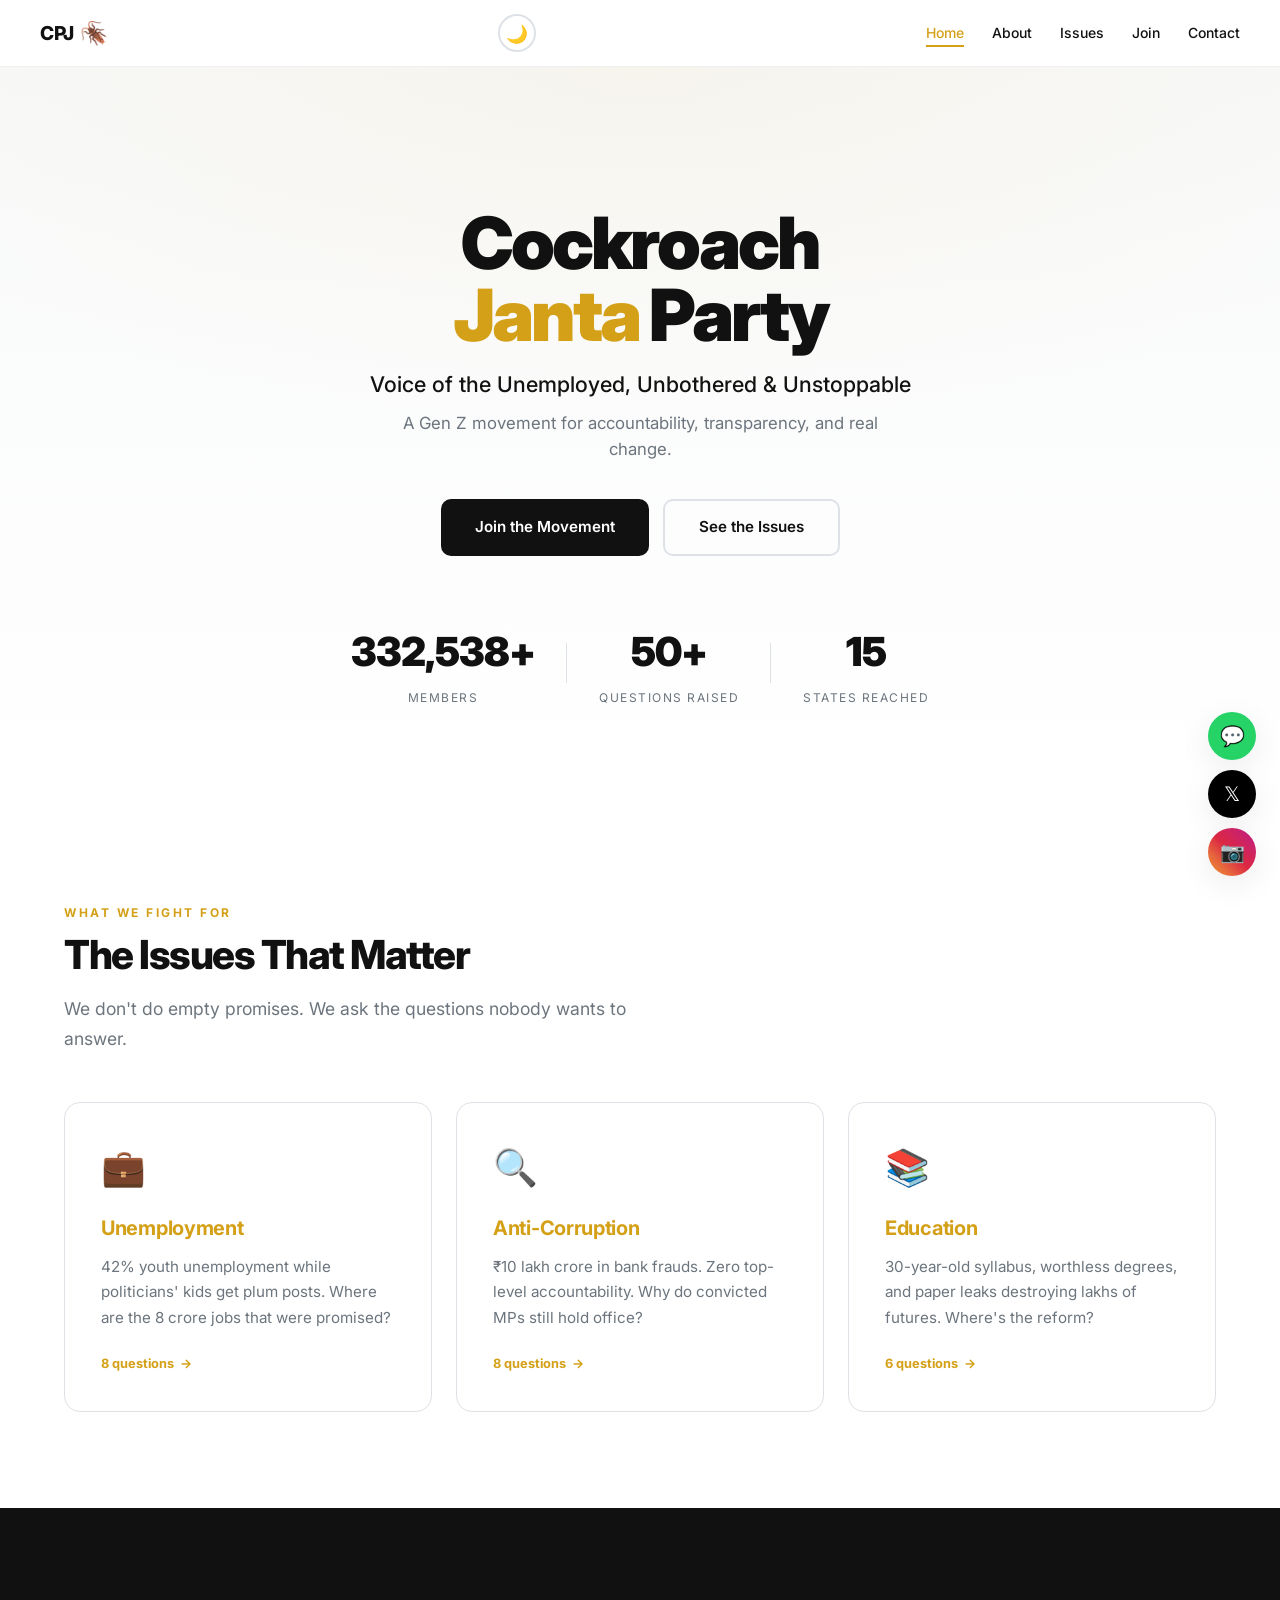
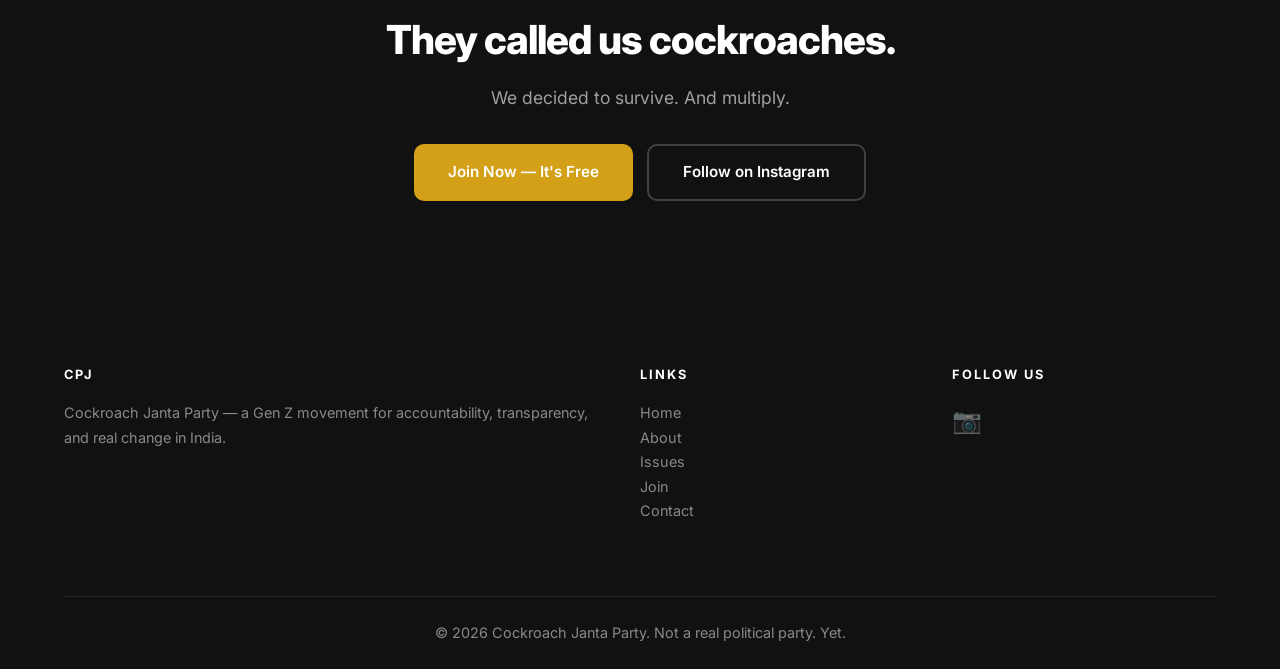
<file: index.html>
<!DOCTYPE html>
<html lang="en" data-theme="light">
<head>
  <meta charset="UTF-8">
  <meta name="viewport" content="width=device-width, initial-scale=1.0, maximum-scale=5.0">
  <meta name="description" content="Cockroach Janta Party - A Gen Z movement for accountability, transparency, and real change in India.">
  <meta name="theme-color" content="#111111">
  <title>CPJ — Cockroach Janta Party</title>
  <link rel="preconnect" href="https://fonts.googleapis.com">
  <link rel="preconnect" href="https://fonts.gstatic.com" crossorigin>
  <link href="https://fonts.googleapis.com/css2?family=Inter:wght@400;500;600;700;800;900&display=swap" rel="stylesheet">
  <link rel="stylesheet" href="css/style.css">
</head>
<body>

  <header>
    <div class="container header-inner">
      <div class="logo">
        <a href="index.html">CPJ <span>🪳</span></a>
      </div>
      <div class="header-actions">
        <button class="theme-toggle" id="theme-toggle" aria-label="Toggle dark mode">
          <span id="theme-icon">🌙</span>
        </button>
        <button class="nav-toggle" aria-label="Toggle navigation" aria-expanded="false">☰</button>
      </div>
      <ul class="nav-links">
        <li><a href="index.html">Home</a></li>
        <li><a href="about.html">About</a></li>
        <li><a href="issues.html">Issues</a></li>
        <li><a href="join.html">Join</a></li>
        <li><a href="contact.html">Contact</a></li>
      </ul>
    </div>
  </header>

  <section class="hero">
    <div class="container">
      <h1>Cockroach<br><span>Janta</span> Party</h1>
      <p class="tagline">Voice of the Unemployed, Unbothered & Unstoppable</p>
      <p class="sub">A Gen Z movement for accountability, transparency, and real change.</p>
      <div class="btn-group">
        <a href="join.html" class="btn btn-primary btn-lg">Join the Movement</a>
        <a href="issues.html" class="btn btn-outline btn-lg">See the Issues</a>
      </div>
      <div class="stats">
        <div class="stat-item">
          <div class="stat-number" data-count="350000" data-suffix="+">0</div>
          <div class="stat-label">Members</div>
        </div>
        <div class="stat-item">
          <div class="stat-number" data-count="50" data-suffix="+">0</div>
          <div class="stat-label">Questions Raised</div>
        </div>
        <div class="stat-item">
          <div class="stat-number" data-count="15" data-suffix="">0</div>
          <div class="stat-label">States Reached</div>
        </div>
      </div>
    </div>
  </section>

  <section>
    <div class="container">
      <p class="section-label">What We Fight For</p>
      <h2 class="section-title">The Issues That Matter</h2>
      <p class="section-desc">We don't do empty promises. We ask the questions nobody wants to answer.</p>
      <div class="issues-grid">
        <a href="issues.html" class="issue-card">
          <div class="icon">💼</div>
          <h3>Unemployment</h3>
          <p>42% youth unemployment while politicians' kids get plum posts. Where are the 8 crore jobs that were promised?</p>
          <span class="question-count">8 questions</span>
        </a>
        <a href="issues.html" class="issue-card">
          <div class="icon">🔍</div>
          <h3>Anti-Corruption</h3>
          <p>₹10 lakh crore in bank frauds. Zero top-level accountability. Why do convicted MPs still hold office?</p>
          <span class="question-count">8 questions</span>
        </a>
        <a href="issues.html" class="issue-card">
          <div class="icon">📚</div>
          <h3>Education</h3>
          <p>30-year-old syllabus, worthless degrees, and paper leaks destroying lakhs of futures. Where's the reform?</p>
          <span class="question-count">6 questions</span>
        </a>
      </div>
    </div>
  </section>

  <section class="cta-section">
    <div class="container">
      <h2>They called us cockroaches.</h2>
      <p>We decided to survive. And multiply.</p>
      <div class="btn-group">
        <a href="join.html" class="btn btn-primary btn-lg">Join Now — It's Free</a>
        <a href="https://www.instagram.com/cjpnortheastparty" target="_blank" rel="noopener" class="btn btn-outline btn-lg">Follow on Instagram</a>
      </div>
    </div>
  </section>

  <div class="share-bar">
    <a href="https://wa.me/?text=Cockroach%20Janta%20Party%20🪳%20-%20Join%20the%20movement%21%20https%3A%2F%2Famannotop.github.io%2Fcpj-website%2F" target="_blank" rel="noopener" class="share-btn whatsapp" aria-label="Share on WhatsApp">💬</a>
    <a href="https://twitter.com/intent/tweet?text=Cockroach%20Janta%20Party%20🪳%20-%20Join%20the%20movement%21&url=https%3A%2F%2Famannotop.github.io%2Fcpj-website%2F" target="_blank" rel="noopener" class="share-btn x" aria-label="Share on X">𝕏</a>
    <a href="https://www.instagram.com/cjpnortheastparty" target="_blank" rel="noopener" class="share-btn ig" aria-label="Follow on Instagram">📷</a>
  </div>

  <footer>
    <div class="container">
      <div>
        <h4>CPJ</h4>
        <p>Cockroach Janta Party — a Gen Z movement for accountability, transparency, and real change in India.</p>
      </div>
      <div>
        <h4>Links</h4>
        <p><a href="index.html">Home</a></p>
        <p><a href="about.html">About</a></p>
        <p><a href="issues.html">Issues</a></p>
        <p><a href="join.html">Join</a></p>
        <p><a href="contact.html">Contact</a></p>
      </div>
      <div>
        <h4>Follow Us</h4>
        <div class="social-links">
          <a href="https://www.instagram.com/cjpnortheastparty" target="_blank" rel="noopener" aria-label="Instagram">📷</a>
        </div>
      </div>
      <div class="bottom">
        <p>© 2026 Cockroach Janta Party. Not a real political party. Yet.</p>
      </div>
    </div>
  </footer>

  <script src="js/main.js"></script>
</body>
</html>
</file>
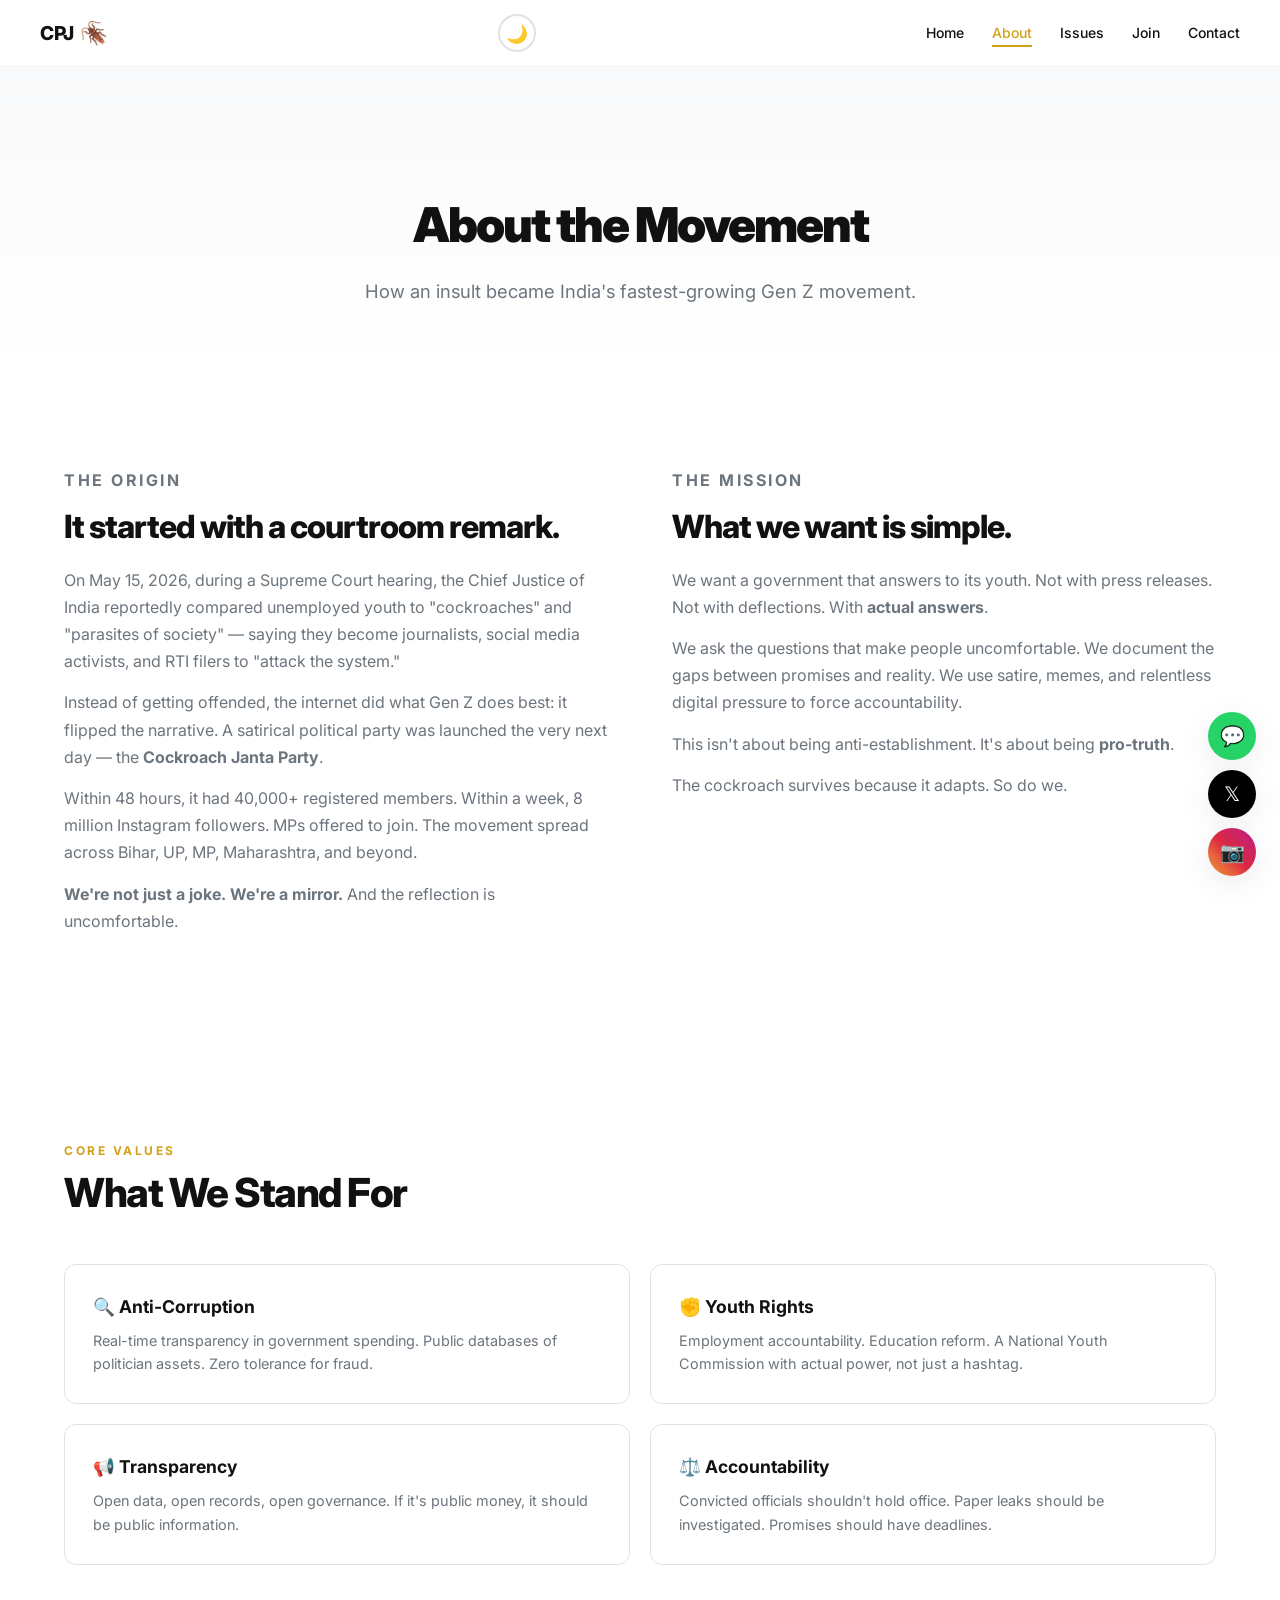
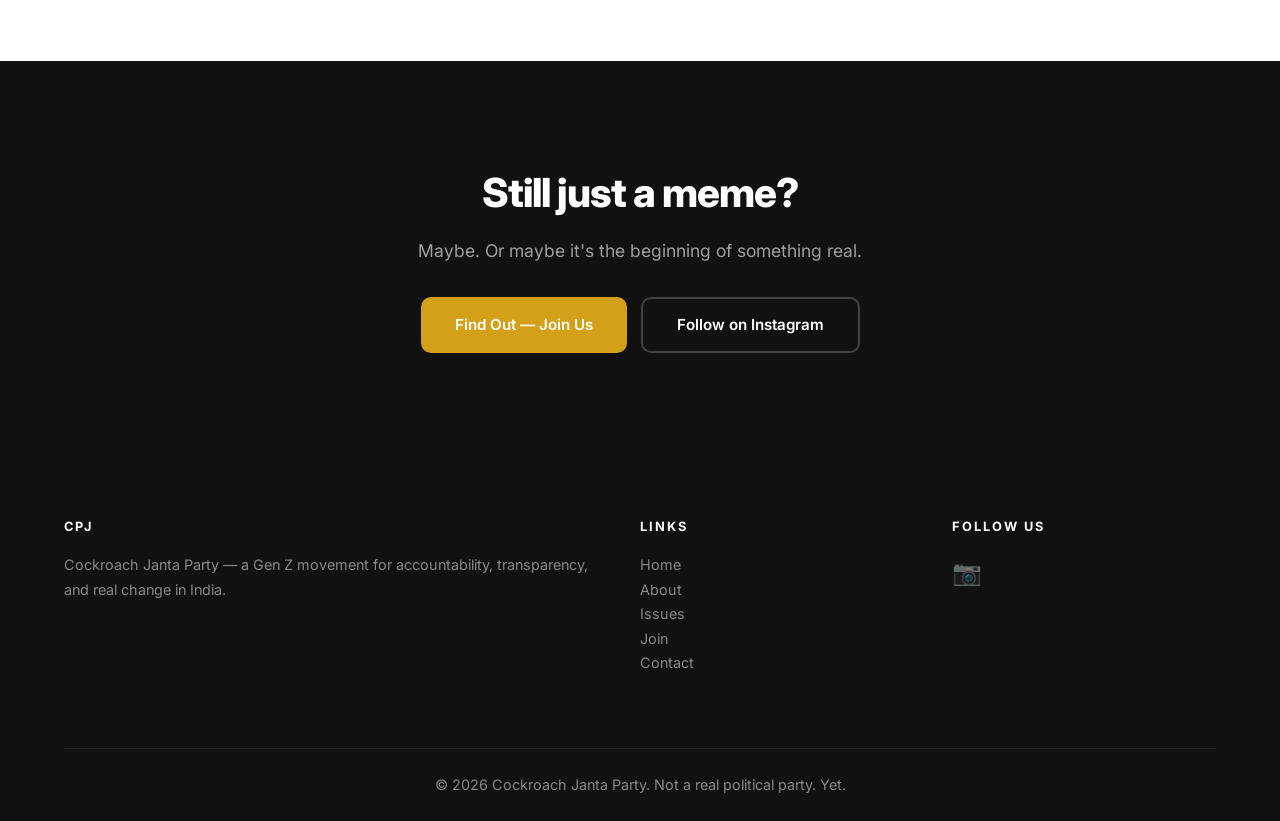
<file: about.html>
<!DOCTYPE html>
<html lang="en" data-theme="light">
<head>
  <meta charset="UTF-8">
  <meta name="viewport" content="width=device-width, initial-scale=1.0, maximum-scale=5.0">
  <meta name="description" content="About the Cockroach Janta Party - How an insult became India's fastest-growing Gen Z movement.">
  <meta name="theme-color" content="#111111">
  <title>About — CPJ</title>
  <link rel="preconnect" href="https://fonts.googleapis.com">
  <link rel="preconnect" href="https://fonts.gstatic.com" crossorigin>
  <link href="https://fonts.googleapis.com/css2?family=Inter:wght@400;500;600;700;800;900&display=swap" rel="stylesheet">
  <link rel="stylesheet" href="css/style.css">
</head>
<body>

  <header>
    <div class="container header-inner">
      <div class="logo">
        <a href="index.html">CPJ <span>🪳</span></a>
      </div>
      <div class="header-actions">
        <button class="theme-toggle" id="theme-toggle" aria-label="Toggle dark mode">
          <span id="theme-icon">🌙</span>
        </button>
        <button class="nav-toggle" aria-label="Toggle navigation" aria-expanded="false">☰</button>
      </div>
      <ul class="nav-links">
        <li><a href="index.html">Home</a></li>
        <li><a href="about.html">About</a></li>
        <li><a href="issues.html">Issues</a></li>
        <li><a href="join.html">Join</a></li>
        <li><a href="contact.html">Contact</a></li>
      </ul>
    </div>
  </header>

  <section class="page-hero">
    <div class="container">
      <h1>About the Movement</h1>
      <p>How an insult became India's fastest-growing Gen Z movement.</p>
    </div>
  </section>

  <section>
    <div class="container">
      <div class="about-section">
        <div class="content">
          <p class="section-label">The Origin</p>
          <h2>It started with a courtroom remark.</h2>
          <p>On May 15, 2026, during a Supreme Court hearing, the Chief Justice of India reportedly compared unemployed youth to "cockroaches" and "parasites of society" — saying they become journalists, social media activists, and RTI filers to "attack the system."</p>
          <p>Instead of getting offended, the internet did what Gen Z does best: it flipped the narrative. A satirical political party was launched the very next day — the <strong>Cockroach Janta Party</strong>.</p>
          <p>Within 48 hours, it had 40,000+ registered members. Within a week, 8 million Instagram followers. MPs offered to join. The movement spread across Bihar, UP, MP, Maharashtra, and beyond.</p>
          <p><strong>We're not just a joke. We're a mirror.</strong> And the reflection is uncomfortable.</p>
        </div>
        <div class="content">
          <p class="section-label">The Mission</p>
          <h2>What we want is simple.</h2>
          <p>We want a government that answers to its youth. Not with press releases. Not with deflections. With <strong>actual answers</strong>.</p>
          <p>We ask the questions that make people uncomfortable. We document the gaps between promises and reality. We use satire, memes, and relentless digital pressure to force accountability.</p>
          <p>This isn't about being anti-establishment. It's about being <strong>pro-truth</strong>.</p>
          <p>The cockroach survives because it adapts. So do we.</p>
        </div>
      </div>
    </div>
  </section>

  <section>
    <div class="container">
      <p class="section-label">Core Values</p>
      <h2 class="section-title">What We Stand For</h2>
      <div class="values-grid">
        <div class="value-item">
          <h4>🔍 Anti-Corruption</h4>
          <p>Real-time transparency in government spending. Public databases of politician assets. Zero tolerance for fraud.</p>
        </div>
        <div class="value-item">
          <h4>✊ Youth Rights</h4>
          <p>Employment accountability. Education reform. A National Youth Commission with actual power, not just a hashtag.</p>
        </div>
        <div class="value-item">
          <h4>📢 Transparency</h4>
          <p>Open data, open records, open governance. If it's public money, it should be public information.</p>
        </div>
        <div class="value-item">
          <h4>⚖️ Accountability</h4>
          <p>Convicted officials shouldn't hold office. Paper leaks should be investigated. Promises should have deadlines.</p>
        </div>
      </div>
    </div>
  </section>

  <section class="cta-section">
    <div class="container">
      <h2>Still just a meme?</h2>
      <p>Maybe. Or maybe it's the beginning of something real.</p>
      <div class="btn-group">
        <a href="join.html" class="btn btn-primary btn-lg">Find Out — Join Us</a>
        <a href="https://www.instagram.com/cjpnortheastparty" target="_blank" rel="noopener" class="btn btn-outline btn-lg">Follow on Instagram</a>
      </div>
    </div>
  </section>

  <div class="share-bar">
    <a href="https://wa.me/?text=Cockroach%20Janta%20Party%20🪳%20-%20Join%20the%20movement%21%20https%3A%2F%2Famannotop.github.io%2Fcpj-website%2F" target="_blank" rel="noopener" class="share-btn whatsapp" aria-label="Share on WhatsApp">💬</a>
    <a href="https://twitter.com/intent/tweet?text=Cockroach%20Janta%20Party%20🪳%20-%20Join%20the%20movement%21&url=https%3A%2F%2Famannotop.github.io%2Fcpj-website%2F" target="_blank" rel="noopener" class="share-btn x" aria-label="Share on X">𝕏</a>
    <a href="https://www.instagram.com/cjpnortheastparty" target="_blank" rel="noopener" class="share-btn ig" aria-label="Follow on Instagram">📷</a>
  </div>

  <footer>
    <div class="container">
      <div>
        <h4>CPJ</h4>
        <p>Cockroach Janta Party — a Gen Z movement for accountability, transparency, and real change in India.</p>
      </div>
      <div>
        <h4>Links</h4>
        <p><a href="index.html">Home</a></p>
        <p><a href="about.html">About</a></p>
        <p><a href="issues.html">Issues</a></p>
        <p><a href="join.html">Join</a></p>
        <p><a href="contact.html">Contact</a></p>
      </div>
      <div>
        <h4>Follow Us</h4>
        <div class="social-links">
          <a href="https://www.instagram.com/cjpnortheastparty" target="_blank" rel="noopener" aria-label="Instagram">📷</a>
        </div>
      </div>
      <div class="bottom">
        <p>© 2026 Cockroach Janta Party. Not a real political party. Yet.</p>
      </div>
    </div>
  </footer>

  <script src="js/main.js"></script>
</body>
</html>
</file>
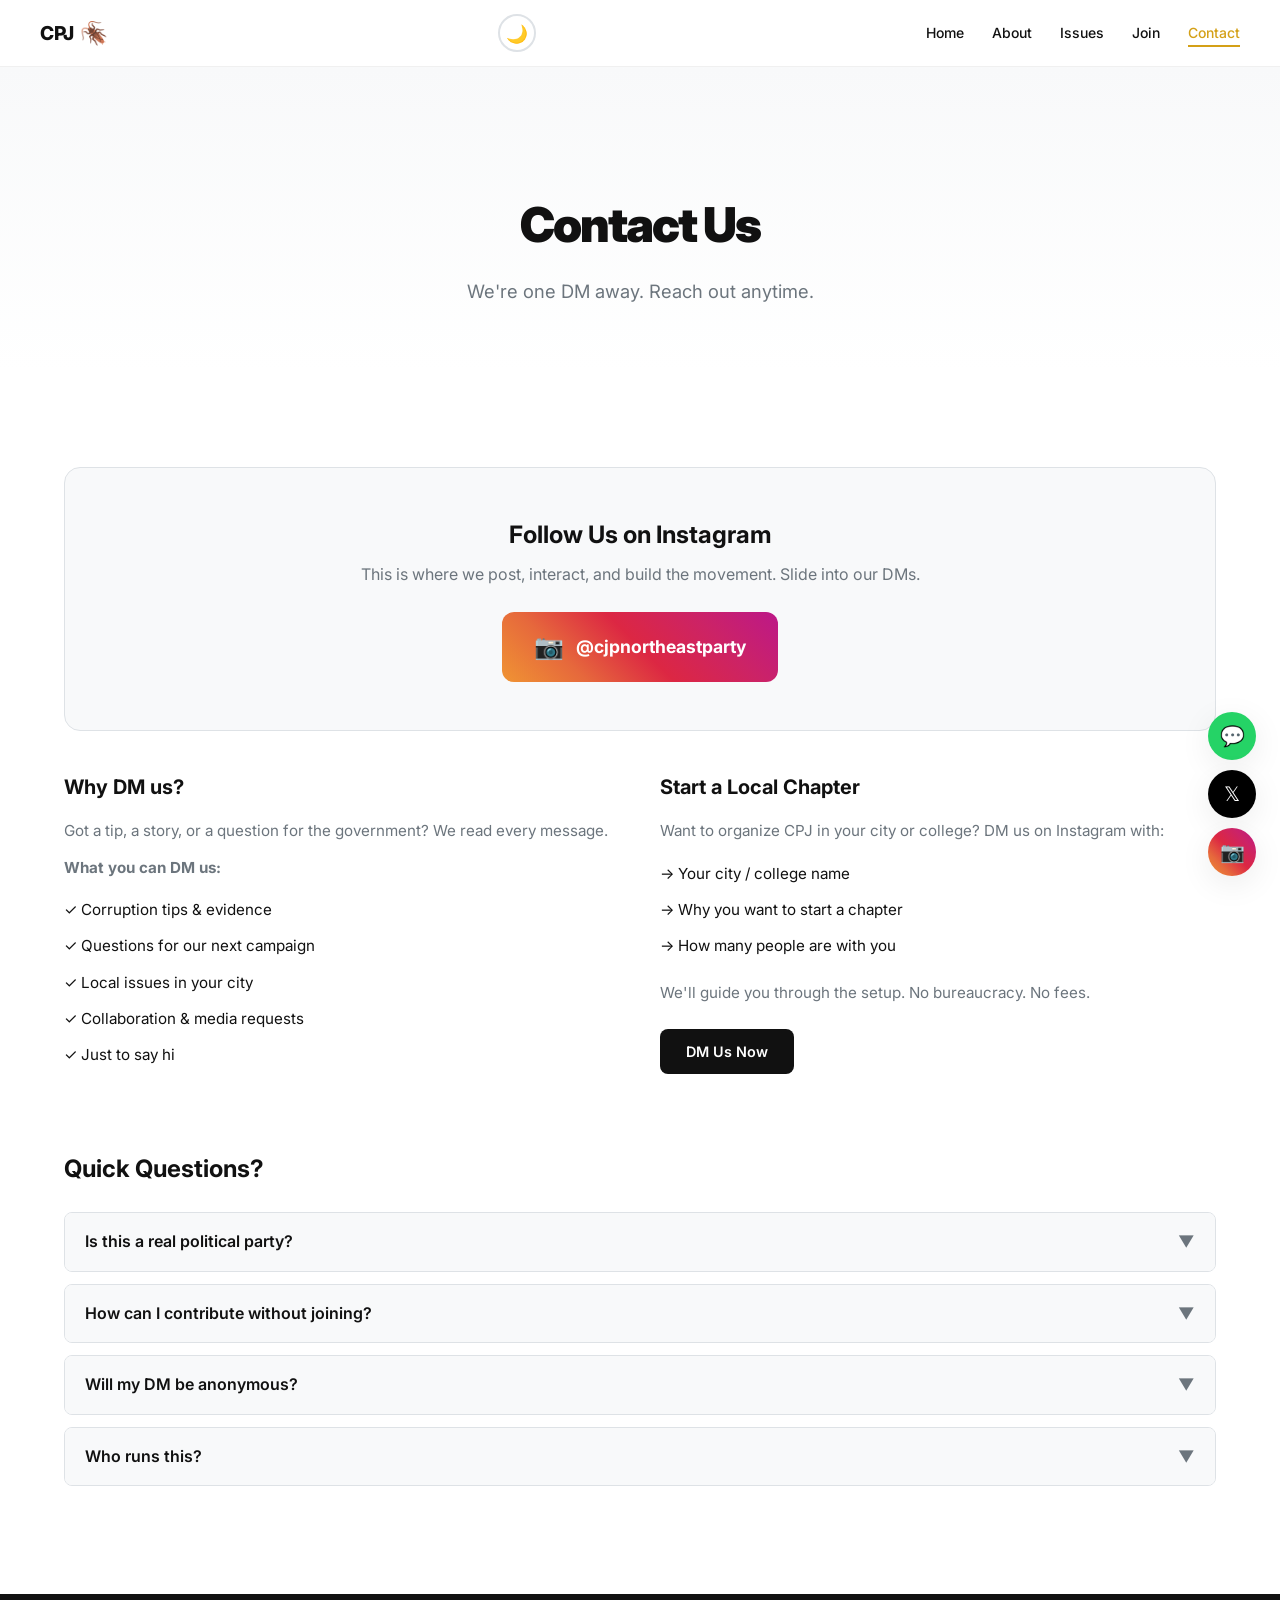
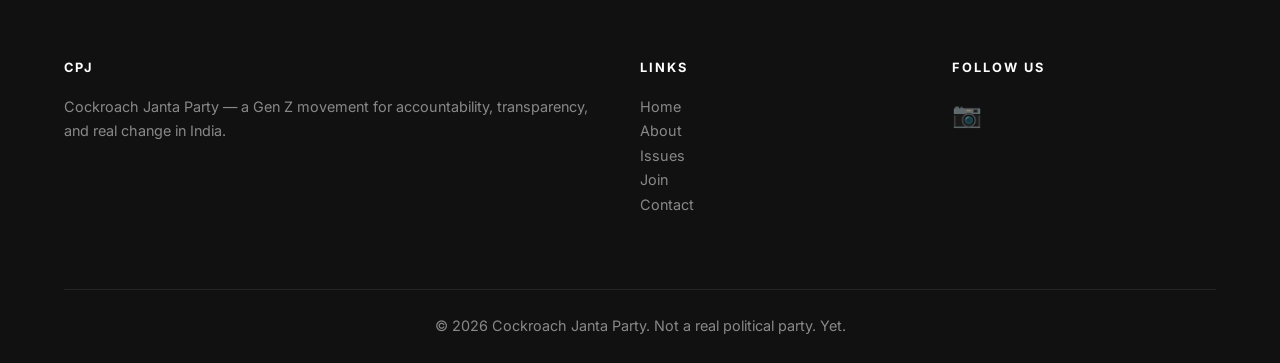
<file: contact.html>
<!DOCTYPE html>
<html lang="en" data-theme="light">
<head>
  <meta charset="UTF-8">
  <meta name="viewport" content="width=device-width, initial-scale=1.0, maximum-scale=5.0">
  <meta name="description" content="Contact the Cockroach Janta Party - We're one DM away.">
  <meta name="theme-color" content="#111111">
  <title>Contact — CPJ</title>
  <link rel="preconnect" href="https://fonts.googleapis.com">
  <link rel="preconnect" href="https://fonts.gstatic.com" crossorigin>
  <link href="https://fonts.googleapis.com/css2?family=Inter:wght@400;500;600;700;800;900&display=swap" rel="stylesheet">
  <link rel="stylesheet" href="css/style.css">
</head>
<body>

  <header>
    <div class="container header-inner">
      <div class="logo">
        <a href="index.html">CPJ <span>🪳</span></a>
      </div>
      <div class="header-actions">
        <button class="theme-toggle" id="theme-toggle" aria-label="Toggle dark mode">
          <span id="theme-icon">🌙</span>
        </button>
        <button class="nav-toggle" aria-label="Toggle navigation" aria-expanded="false">☰</button>
      </div>
      <ul class="nav-links">
        <li><a href="index.html">Home</a></li>
        <li><a href="about.html">About</a></li>
        <li><a href="issues.html">Issues</a></li>
        <li><a href="join.html">Join</a></li>
        <li><a href="contact.html">Contact</a></li>
      </ul>
    </div>
  </header>

  <section class="page-hero">
    <div class="container">
      <h1>Contact Us</h1>
      <p>We're one DM away. Reach out anytime.</p>
    </div>
  </section>

  <section>
    <div class="container">
      <div class="contact-hero">
        <h2>Follow Us on Instagram</h2>
        <p>This is where we post, interact, and build the movement. Slide into our DMs.</p>
        <a href="https://www.instagram.com/cjpnortheastparty" target="_blank" rel="noopener" class="ig-cta">
          <span style="font-size:1.5rem;">📷</span>
          @cjpnortheastparty
        </a>
      </div>

      <div class="contact-grid">
        <div class="contact-info">
          <h3>Why DM us?</h3>
          <p>Got a tip, a story, or a question for the government? We read every message.</p>
          <p><strong>What you can DM us:</strong></p>
          <ul class="contact-features">
            <li>✓ Corruption tips & evidence</li>
            <li>✓ Questions for our next campaign</li>
            <li>✓ Local issues in your city</li>
            <li>✓ Collaboration & media requests</li>
            <li>✓ Just to say hi</li>
          </ul>
        </div>
        <div class="contact-info">
          <h3>Start a Local Chapter</h3>
          <p>Want to organize CPJ in your city or college? DM us on Instagram with:</p>
          <ul class="contact-chapter-list">
            <li>→ Your city / college name</li>
            <li>→ Why you want to start a chapter</li>
            <li>→ How many people are with you</li>
          </ul>
          <p style="margin-top:16px;">We'll guide you through the setup. No bureaucracy. No fees.</p>
          <a href="https://www.instagram.com/cjpnortheastparty" target="_blank" rel="noopener" class="btn btn-primary" style="margin-top:12px;">DM Us Now</a>
        </div>
      </div>

      <div class="faq-section">
        <h2>Quick Questions?</h2>
        <div class="faq-item">
          <div class="faq-question">
            <span>Is this a real political party?</span>
            <span class="toggle">▼</span>
          </div>
          <div class="faq-answer">
            <p>Not yet. We started as a satirical movement born from frustration. But the energy is real, the questions are real, and the people behind it are real.</p>
          </div>
        </div>
        <div class="faq-item">
          <div class="faq-question">
            <span>How can I contribute without joining?</span>
            <span class="toggle">▼</span>
          </div>
          <div class="faq-answer">
            <p>Share our posts. Tag us in your stories. Send us tips. Every share is a vote for accountability.</p>
          </div>
        </div>
        <div class="faq-item">
          <div class="faq-question">
            <span>Will my DM be anonymous?</span>
            <span class="toggle">▼</span>
          </div>
          <div class="faq-answer">
            <p>If you send us a tip or evidence, we'll keep your identity private unless you say otherwise.</p>
          </div>
        </div>
        <div class="faq-item">
          <div class="faq-question">
            <span>Who runs this?</span>
            <span class="toggle">▼</span>
          </div>
          <div class="faq-answer">
            <p>A distributed network of Gen Z youth across India. No single leader. No party dues. No hidden agenda.</p>
          </div>
        </div>
      </div>
    </div>
  </section>

  <div class="share-bar">
    <a href="https://wa.me/?text=Cockroach%20Janta%20Party%20🪳%20-%20Join%20the%20movement%21%20https%3A%2F%2Famannotop.github.io%2Fcpj-website%2F" target="_blank" rel="noopener" class="share-btn whatsapp" aria-label="Share on WhatsApp">💬</a>
    <a href="https://twitter.com/intent/tweet?text=Cockroach%20Janta%20Party%20🪳%20-%20Join%20the%20movement%21&url=https%3A%2F%2Famannotop.github.io%2Fcpj-website%2F" target="_blank" rel="noopener" class="share-btn x" aria-label="Share on X">𝕏</a>
    <a href="https://www.instagram.com/cjpnortheastparty" target="_blank" rel="noopener" class="share-btn ig" aria-label="Follow on Instagram">📷</a>
  </div>

  <footer>
    <div class="container">
      <div>
        <h4>CPJ</h4>
        <p>Cockroach Janta Party — a Gen Z movement for accountability, transparency, and real change in India.</p>
      </div>
      <div>
        <h4>Links</h4>
        <p><a href="index.html">Home</a></p>
        <p><a href="about.html">About</a></p>
        <p><a href="issues.html">Issues</a></p>
        <p><a href="join.html">Join</a></p>
        <p><a href="contact.html">Contact</a></p>
      </div>
      <div>
        <h4>Follow Us</h4>
        <div class="social-links">
          <a href="https://www.instagram.com/cjpnortheastparty" target="_blank" rel="noopener" aria-label="Instagram">📷</a>
        </div>
      </div>
      <div class="bottom">
        <p>© 2026 Cockroach Janta Party. Not a real political party. Yet.</p>
      </div>
    </div>
  </footer>

  <script src="js/main.js"></script>
</body>
</html>
</file>
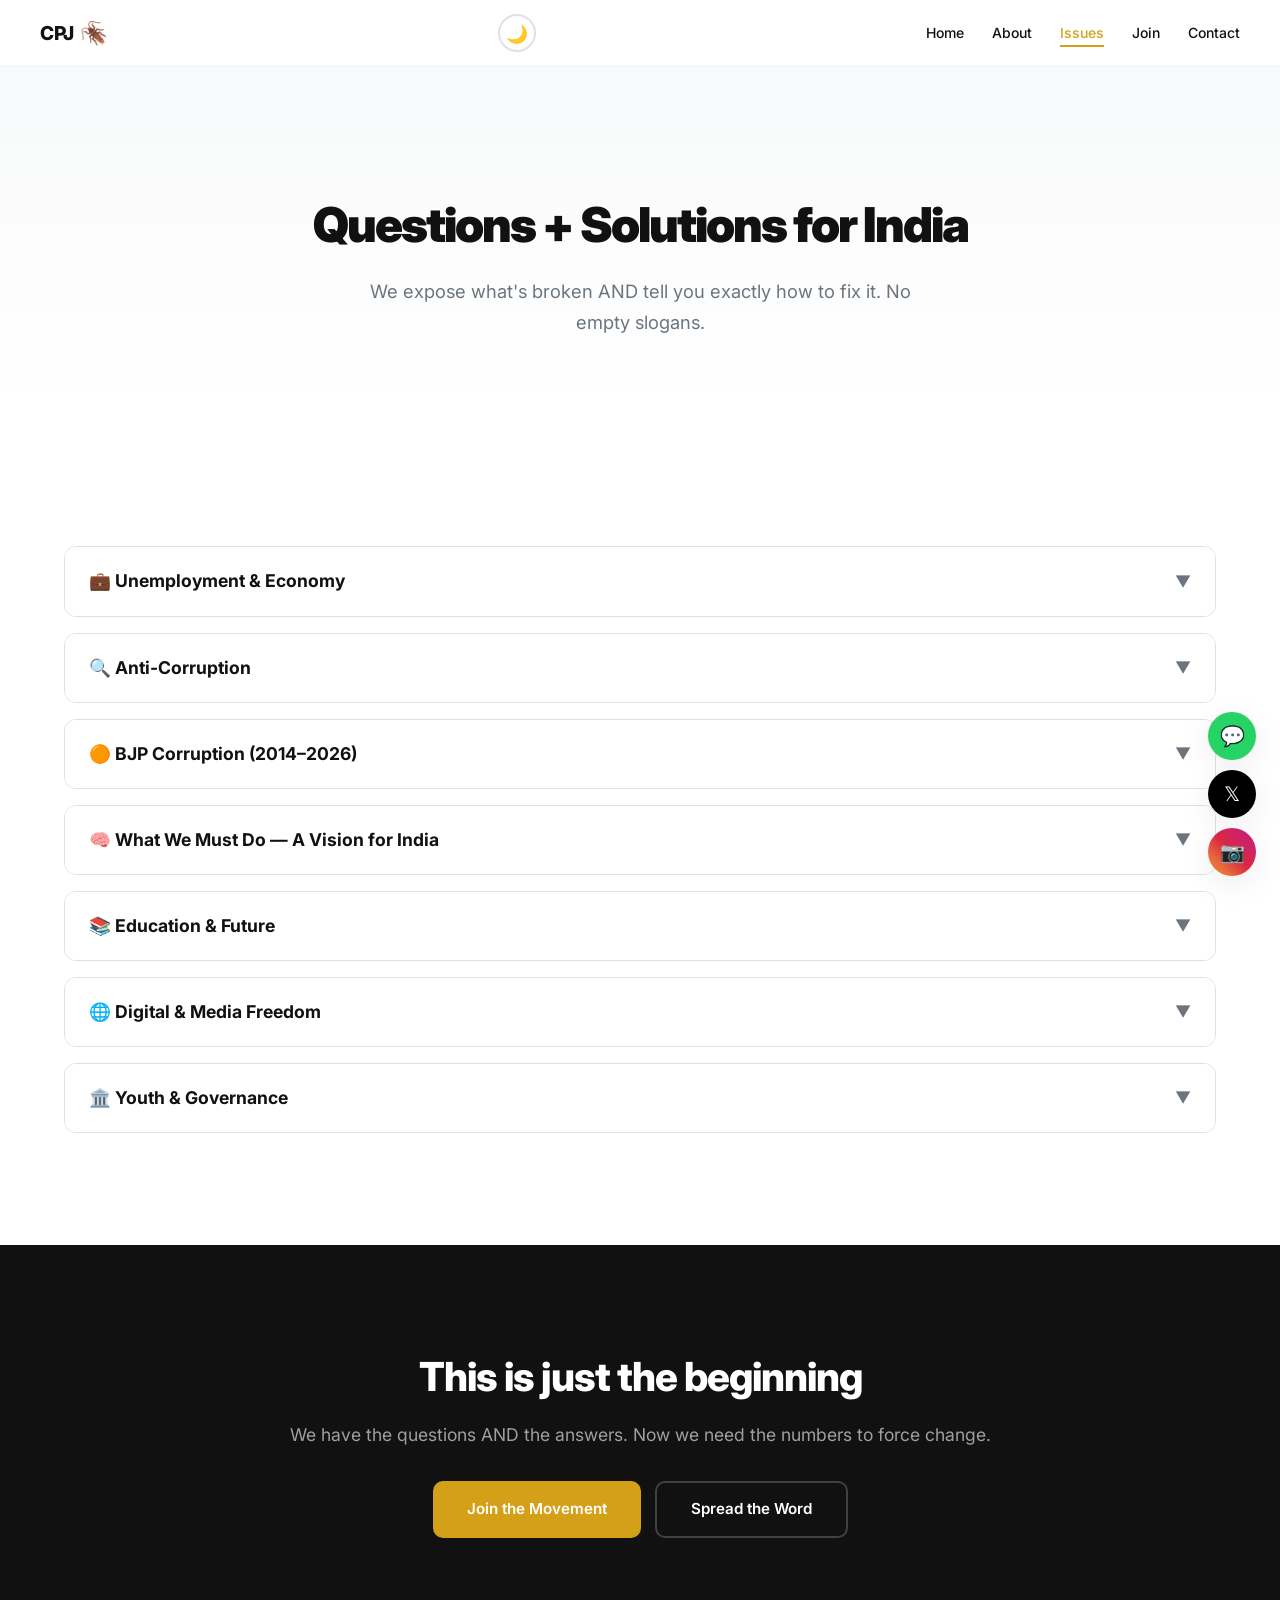
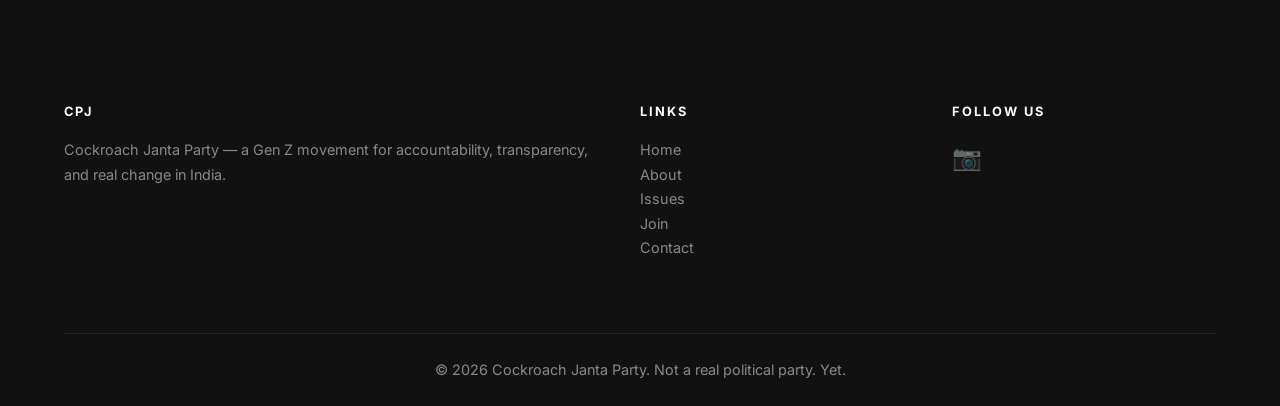
<file: issues.html>
<!DOCTYPE html>
<html lang="en" data-theme="light">
<head>
  <meta charset="UTF-8">
  <meta name="viewport" content="width=device-width, initial-scale=1.0, maximum-scale=5.0">
  <meta name="description" content="Questions + Solutions for India - Cockroach Janta Party">
  <meta name="theme-color" content="#111111">
  <title>Issues — CPJ</title>
  <link rel="preconnect" href="https://fonts.googleapis.com">
  <link rel="preconnect" href="https://fonts.gstatic.com" crossorigin>
  <link href="https://fonts.googleapis.com/css2?family=Inter:wght@400;500;600;700;800;900&display=swap" rel="stylesheet">
  <link rel="stylesheet" href="css/style.css">
</head>
<body>

  <header>
    <div class="container header-inner">
      <div class="logo">
        <a href="index.html">CPJ <span>🪳</span></a>
      </div>
      <div class="header-actions">
        <button class="theme-toggle" id="theme-toggle" aria-label="Toggle dark mode">
          <span id="theme-icon">🌙</span>
        </button>
        <button class="nav-toggle" aria-label="Toggle navigation" aria-expanded="false">☰</button>
      </div>
      <ul class="nav-links">
        <li><a href="index.html">Home</a></li>
        <li><a href="about.html">About</a></li>
        <li><a href="issues.html">Issues</a></li>
        <li><a href="join.html">Join</a></li>
        <li><a href="contact.html">Contact</a></li>
      </ul>
    </div>
  </header>

  <section class="page-hero">
    <div class="container">
      <h1>Questions + Solutions for India</h1>
      <p>We expose what's broken AND tell you exactly how to fix it. No empty slogans.</p>
    </div>
  </section>

  <section>
    <div class="container">
      <div class="issue-list">

        <div class="issue-topic">
          <div class="issue-topic-header">
            <h3>💼 Unemployment & Economy</h3>
            <span class="toggle">▼</span>
          </div>
          <div class="issue-topic-body">
            <ul>
              <li><strong>42% youth unemployment</strong> — while politicians' children get plum posts. Where are the 8 crore jobs promised in 2014?</li>
              <li><strong>1000+ applicants fighting for a single peon position</strong> — while crony capitalists get loan waivers worth lakhs of crores.</li>
              <li><strong>Recruitment exam paper leaks</strong> (UPPSC, NEET, SSC, Railway) — why are lakhs of students' futures destroyed with zero accountability?</li>
              <li><strong>Where is the employment data?</strong> — Why did the government stop publishing reliable unemployment statistics?</li>
              <li><strong>Why are contract jobs the "solution"?</strong> — When will permanent employment be treated as a right, not a privilege?</li>
              <li><strong>Startup India, what happened?</strong> — Where are the jobs that were supposed to come from the startup ecosystem?</li>
              <li><strong>Why is the informal sector ignored?</strong> — 90% of India's workforce is informal. Where's the policy for them?</li>
              <li><strong>Brain drain is at an all-time high</strong> — Why are our best minds leaving and never coming back?</li>
            </ul>
          </div>
        </div>

        <div class="issue-topic">
          <div class="issue-topic-header">
            <h3>🔍 Anti-Corruption</h3>
            <span class="toggle">▼</span>
          </div>
          <div class="issue-topic-body">
            <ul>
              <li><strong>Electoral bonds</strong> — Who bought who? Why is the data still shrouded in secrecy?</li>
              <li><strong>Why no public database of politician assets</strong> updated in real-time? If you're clean, why hide it?</li>
              <li><strong>80%+ of convicted MPs/MLAs still hold office</strong> — how is this legal, and why does nobody care?</li>
              <li><strong>Where is the Lokpal?</strong> — Promised 10+ years ago. Where are the prosecutions?</li>
              <li><strong>₹10 lakh crore+ in bank frauds</strong> (Nirav Modi, Vijay Mallya, etc.) — why zero top-level accountability?</li>
              <li><strong>Why do government employees demand bribes</strong> for basic services with no consequences?</li>
              <li><strong>RTI activists are being targeted</strong> — why is the Right to Information treated as a crime?</li>
              <li><strong>Why are tenders given to cronies?</strong> — Where's the transparency in public procurement?</li>
            </ul>
          </div>
        </div>

        <div class="issue-topic">
          <div class="issue-topic-header">
            <h3>🟠 BJP Corruption (2014–2026)</h3>
            <span class="toggle">▼</span>
          </div>
          <div class="issue-topic-body">
            <ul>
              <li><strong>Electoral Bonds Scam (2018–2024)</strong> — ₹16,000+ crore in opaque, anonymous bonds. 99%+ went to the ruling party. Corporate donors got policy favours, bailouts, and contracts in return. Supreme Court struck it down as unconstitutional.</li>
              <li><strong>Adani-Hindenburg & US Bribery Case (2023–2026)</strong> — ₹17,000+ crore wiped from Adani stocks after fraud allegations. US DOJ charged Gautam Adani with bribery; SEC settled for $275M. Zero action from Indian regulators.</li>
              <li><strong>Rafale Deal Overpricing (2015–2018)</strong> — ₹41,000+ crore extra paid for 36 jets with zero Transfer of Technology. French media exposed middlemen and stolen negotiation documents. Supreme Court gave clean chit — but French courts launched corruption probe.</li>
              <li><strong>Bank Fraud Epidemic (2014–2026)</strong> — Mallya ₹9,000cr, Nirav Modi ₹13,500cr, Mehul Choksi ₹13,500cr, Sandesara ₹5,000cr, DHFL ₹14,000cr, PMC Bank ₹4,300cr, Yes Bank ₹3,000cr. Total bank fraud under BJP: ₹10+ lakh crore. Recovery rate: ~15%.</li>
              <li><strong>The "Washing Machine" — Opposition Leaders Join BJP, Cases Vanish (2014–2024)</strong> — 25 opposition leaders facing corruption probes joined BJP. 23 got immediate reprieve — cases closed or stalled. ED/CBI action: 95% against opposition, 5% against ruling party.</li>
              <li><strong>Electoral Bonds Quid Pro Quo</strong> — Bharti Airtel donated ₹236cr → got spectrum policy favour. Aditya Birla donated ₹285cr → got Vi debt-to-equity conversion worth ₹16,000cr. Future Gaming donated ₹510cr → no action on GST evasion.</li>
              <li><strong>NEET & UGC-NET Paper Leaks (2024–2025)</strong> — Lakhs of students' futures destroyed. NEET-UG 2024 leak forced Supreme Court intervention. UGC-NET cancelled after leak. Zero senior BJP leader held accountable.</li>
              <li><strong>AgustaWestland VVIP Chopper Scam — Probe Stalled</strong> — ₹3,600cr scam. Middlemen extradited, but Indian probes into alleged BJP beneficiaries mysteriously slowed down. Italian court acquitted original accused; CBI silent on new leads.</li>
              <li><strong>Coal Allocation Scam 2.0 (2015–2026)</strong> — Modi govt's own coal auctions benefitted crony capitalists. Two BJP MPs wrote letters warning of "scams and unfair profiteering." Warnings ignored. CBI later found irregularities — no high-level action.</li>
              <li><strong>Vyapam Scam (Madhya Pradesh, 2013–2025)</strong> — Massive admission & recruitment scam under BJP rule. Over 2,000 arrests, 50+ deaths under mysterious circumstances. CM Shivraj Singh Chouhan — no action.</li>
              <li><strong>Maharashtra Irrigation Scam (BJP-ruled, 2015–2022)</strong> — ₹70,000+ crore scam in irrigation projects. BJP ministers including Eknath Khadse implicated. Zero convictions of senior BJP leaders.</li>
              <li><strong>Jay Shah's Wealth Surge (2014–2023)</strong> — Amit Shah's son went from ₹50 lakh turnover company to ₹8,000 crore in 7 years. Contracts linked to Gujarat government. No investigation ordered.</li>
              <li><strong>Government Advertising Loot (2014–2025)</strong> — ₹7,000+ crore spent on self-promotion advertising. Bureau of Outreach & Communication became a propaganda machine. No third-party audit.</li>
              <li><strong>COVID-19 Procurement Scams (2020–2021)</strong> — Overpriced PPE kits, ventilators, and Remdesivir. State govts (UP, Gujarat, MP, Bihar) handed contracts to crony firms. No CBI probe into BJP states.</li>
              <li><strong>Uttar Pradesh Sand & Mining Scam (2017–2026)</strong> — Illegal mining worth ₹10,000+ crore. BJP leaders and mafia nexus exposed in multiple sting ops. Mining mafia with BJP links — minimal action.</li>
              <li><strong>PSU Disinvestment Fire Sale</strong> — Air India, BPCL, BEML, LIC, IDBI Bank sold at alleged undervaluation. Public assets transferred to private cronies. No parliamentary scrutiny of pricing.</li>
              <li><strong>Railway Contracts & Station Redevelopment Scams</strong> — PPP model benefitted select corporates. No transparency in ₹1 lakh+ crore station redevelopment bids.</li>
              <li><strong>Recruitment Paper Leaks (2014–2025)</strong> — UPPSC, Bihar BPSC, Rajasthan REET, Haryana HSSC, Jharkhand JPSC — dozens of exam leaks affecting 10+ lakh candidates. Zero systemic reform.</li>
              <li><strong>Pegasus Spyware Scandal (2021)</strong> — Govt allegedly used Israeli spyware to hack journalists, opposition leaders, and Supreme Court judges. SC appointed committee — government refused to cooperate.</li>
              <li><strong>Uttarakhand Forest & Land Scams</strong> — Massive irregularities in land mutation and forest clearances under BJP state governments.</li>
            </ul>
          </div>
        </div>

        <div class="issue-topic">
          <div class="issue-topic-header">
            <h3>🧠 What We Must Do — A Vision for India</h3>
            <span class="toggle">▼</span>
          </div>
          <div class="issue-topic-body">
            <ul>
              <li><strong>🔥 Anti-Corruption: Make corruption economically suicidal</strong> — Real-time public asset database for all politicians (updated yearly). AI-based tender allocation — zero human discretion. Whistleblower gets 10% of every recovered rupee. Body cameras mandatory at every government service counter. 48-hour resolution helpline for bribe demands with same-day FIR.</li>
              <li><strong>💼 Economy & Jobs: Stop begging for MNCs, build our own</strong> — ₹1 lakh crore National Startup Fund with zero collateral loans for under-30s. 4-day work week pilot in IT and services. Freelancer protection act — gig workers get minimum wage, insurance, and pension. Manufacturing zones with Vietnam-level incentives, not red tape.</li>
              <li><strong>📖 Education: Burn the 1980s syllabus</strong> — Scrap rote exams for project-based assessment by 2027. AI, coding, and financial literacy mandatory from class 6. Free vocational training after class 10 (Germany dual-system model). Student loan forgiveness for anyone working in social sector for 5 years. 100% research funding increase — stop our brains from leaving.</li>
              <li><strong>⚕️ Healthcare: Health is not a business</strong> — Universal healthcare at ₹500/year per family covering everything. 2 lakh new Jan Aushadhi kendras with free generic medicines. Telemedicine hub in every village. Mental health helpline and counselling in every school and college.</li>
              <li><strong>🏛️ Governance: Make democracy young again</strong> — Lower contesting age to 21. 33% youth quota (under-35) in Lok Sabha and all state assemblies. Mandatory criminal background check before every election with automatic disqualification for serious charges. All MLAs/MPs must publish monthly attendance and work reports.</li>
              <li><strong>🌍 Climate & Infrastructure: Treat it like a war</strong> — 100% EV public transport in all cities by 2030. Free public WiFi at every bus stop and railway station. Solar panels on every government building. River cleaning authority with actual budget, not just press releases. Afforestation paid as a job — plant ₹100/day per tree planted in degraded forest land.</li>
              <li><strong>🛡️ Digital Rights: Your phone is not a crime scene</strong> — Strong data protection law with jail time for violations. Zero internet shutdowns except in actual war. Legal protection for journalists — no jail for reporting. Algorithmic accountability for all government AI systems. Right to explanation for any automated decision.</li>
              <li><strong>🚇 Urban & Rural: Fix both, not one</strong> — ₹50 lakh crore 10-year urban infrastructure plan (metros, water, sewage, housing). Rent control reform to unlock vacant housing. Rural broadband as a fundamental right. Every village gets a weekly mobile health clinic and a monthly job fair.</li>
              <li><strong>⚖️ Justice: 2-year case limit</strong> — No case in any court takes more than 2 years. Fast-track courts for corruption, sexual violence, and economic offences. 5,000 new judge appointments. FIR must be filed within 24 hours — zero discretion to turn away complainants. Prison reform: decriminalise minor offences, focus on rehabilitation.</li>
              <li><strong>💡 Innovation: India's decade starts now</strong> — National Quantum Mission with ₹1 lakh crore. Space tech, biotech, and AI — unrestricted research with zero bureaucratic approval for grants under ₹10 crore. Student entrepreneur visa — stay in India and build, don't flee to Silicon Valley. Patent filing subsidised 90% for individual inventors.</li>
            </ul>
          </div>
        </div>

        <div class="issue-topic">
          <div class="issue-topic-header">
            <h3>📚 Education & Future</h3>
            <span class="toggle">▼</span>
          </div>
          <div class="issue-topic-body">
            <ul>
              <li><strong>India spends ~3% of GDP on education</strong> — global average is 4.5%. Why are our children underfunded?</li>
              <li><strong>Syllabus is 30 years behind</strong> — while AI replaces jobs, we're still teaching rote memorization.</li>
              <li><strong>College degrees are worthless</strong> without coaching bribes or connections. What's the point of a degree?</li>
              <li><strong>Why are coaching centers the real gatekeepers?</strong> — NEET, JEE, UPSC — the system is rigged for the rich.</li>
              <li><strong>Where are the vocational training programs?</strong> — Why is skill development treated as an afterthought?</li>
              <li><strong>Research funding is a joke</strong> — Why do our best researchers leave for abroad?</li>
            </ul>
          </div>
        </div>

        <div class="issue-topic">
          <div class="issue-topic-header">
            <h3>🌐 Digital & Media Freedom</h3>
            <span class="toggle">▼</span>
          </div>
          <div class="issue-topic-body">
            <ul>
              <li><strong>Internet freedom keeps dropping</strong> every year — why is India becoming a digital authoritarian state?</li>
              <li><strong>Journalists are in jail for asking questions</strong> — since when is journalism a crime?</li>
              <li><strong>No data protection law</strong> despite 800M+ internet users — who's protecting our data?</li>
              <li><strong>Why are social media posts treated as "anti-national"?</strong> — Since when did criticism become treason?</li>
              <li><strong>Internet shutdowns</strong> — Why does the government turn off the internet instead of solving problems?</li>
              <li><strong>Why is the press controlled?</strong> — Where are the independent media voices?</li>
            </ul>
          </div>
        </div>

        <div class="issue-topic">
          <div class="issue-topic-header">
            <h3>🏛️ Youth & Governance</h3>
            <span class="toggle">▼</span>
          </div>
          <div class="issue-topic-body">
            <ul>
              <li><strong>Voting age is 18, but contesting age is 25</strong> — why can we vote but not run for office?</li>
              <li><strong>50%+ of Lok Sabha held by politicians aged 55+</strong> — median age of India is 28. Where's the representation?</li>
              <li><strong>No National Youth Commission with actual power</strong> — just a toothless advisory body.</li>
              <li><strong>Why are youth policies made by people who haven't been young in 40 years?</strong></li>
              <li><strong>Where is the youth quota in governance?</strong> — Why are decision-makers all from the same age bracket?</li>
              <li><strong>Why is "chronically online" used as an insult?</strong> — The internet IS where Gen Z organizes, learns, and fights.</li>
            </ul>
          </div>
        </div>

      </div>
    </div>
  </section>

  <section class="cta-section">
    <div class="container">
      <h2>This is just the beginning</h2>
      <p>We have the questions AND the answers. Now we need the numbers to force change.</p>
      <div class="btn-group">
        <a href="join.html" class="btn btn-primary btn-lg">Join the Movement</a>
        <a href="https://www.instagram.com/cjpnortheastparty" target="_blank" rel="noopener" class="btn btn-outline btn-lg">Spread the Word</a>
      </div>
    </div>
  </section>

  <div class="share-bar">
    <a href="https://wa.me/?text=Cockroach%20Janta%20Party%20🪳%20-%20Join%20the%20movement%21%20https%3A%2F%2Famannotop.github.io%2Fcpj-website%2F" target="_blank" rel="noopener" class="share-btn whatsapp" aria-label="Share on WhatsApp">💬</a>
    <a href="https://twitter.com/intent/tweet?text=Cockroach%20Janta%20Party%20🪳%20-%20Join%20the%20movement%21&url=https%3A%2F%2Famannotop.github.io%2Fcpj-website%2F" target="_blank" rel="noopener" class="share-btn x" aria-label="Share on X">𝕏</a>
    <a href="https://www.instagram.com/cjpnortheastparty" target="_blank" rel="noopener" class="share-btn ig" aria-label="Follow on Instagram">📷</a>
  </div>

  <footer>
    <div class="container">
      <div>
        <h4>CPJ</h4>
        <p>Cockroach Janta Party — a Gen Z movement for accountability, transparency, and real change in India.</p>
      </div>
      <div>
        <h4>Links</h4>
        <p><a href="index.html">Home</a></p>
        <p><a href="about.html">About</a></p>
        <p><a href="issues.html">Issues</a></p>
        <p><a href="join.html">Join</a></p>
        <p><a href="contact.html">Contact</a></p>
      </div>
      <div>
        <h4>Follow Us</h4>
        <div class="social-links">
          <a href="https://www.instagram.com/cjpnortheastparty" target="_blank" rel="noopener" aria-label="Instagram">📷</a>
        </div>
      </div>
      <div class="bottom">
        <p>© 2026 Cockroach Janta Party. Not a real political party. Yet.</p>
      </div>
    </div>
  </footer>

  <script src="js/main.js"></script>
</body>
</html>
</file>
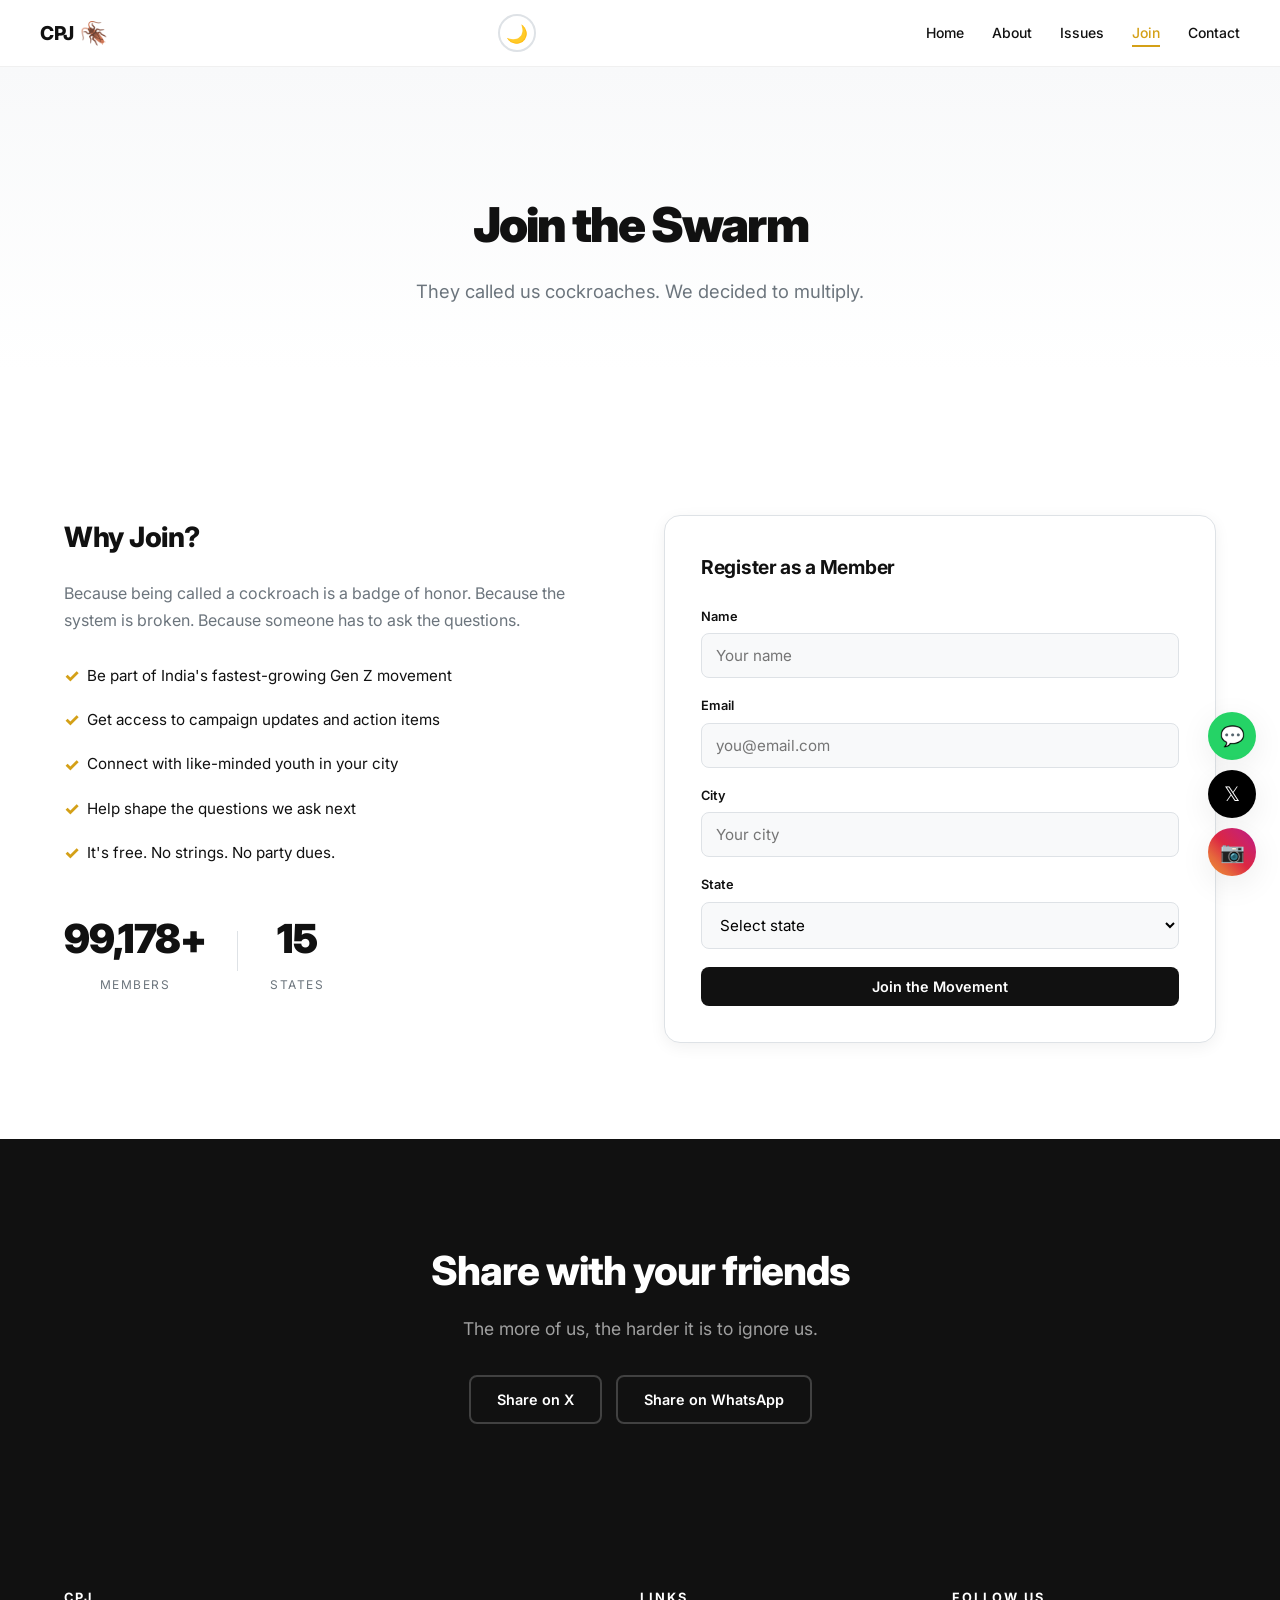
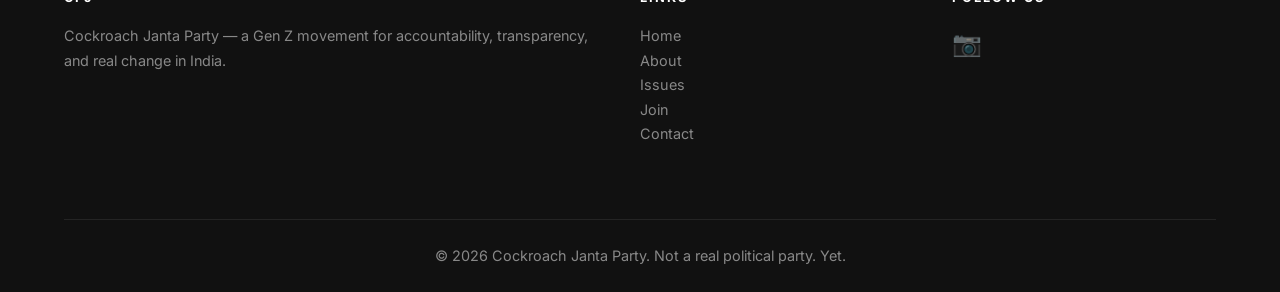
<file: join.html>
<!DOCTYPE html>
<html lang="en" data-theme="light">
<head>
  <meta charset="UTF-8">
  <meta name="viewport" content="width=device-width, initial-scale=1.0, maximum-scale=5.0">
  <meta name="description" content="Join the Cockroach Janta Party - Be part of India's fastest-growing Gen Z movement.">
  <meta name="theme-color" content="#111111">
  <title>Join — CPJ</title>
  <link rel="preconnect" href="https://fonts.googleapis.com">
  <link rel="preconnect" href="https://fonts.gstatic.com" crossorigin>
  <link href="https://fonts.googleapis.com/css2?family=Inter:wght@400;500;600;700;800;900&display=swap" rel="stylesheet">
  <link rel="stylesheet" href="css/style.css">
</head>
<body>

  <header>
    <div class="container header-inner">
      <div class="logo">
        <a href="index.html">CPJ <span>🪳</span></a>
      </div>
      <div class="header-actions">
        <button class="theme-toggle" id="theme-toggle" aria-label="Toggle dark mode">
          <span id="theme-icon">🌙</span>
        </button>
        <button class="nav-toggle" aria-label="Toggle navigation" aria-expanded="false">☰</button>
      </div>
      <ul class="nav-links">
        <li><a href="index.html">Home</a></li>
        <li><a href="about.html">About</a></li>
        <li><a href="issues.html">Issues</a></li>
        <li><a href="join.html">Join</a></li>
        <li><a href="contact.html">Contact</a></li>
      </ul>
    </div>
  </header>

  <section class="page-hero">
    <div class="container">
      <h1>Join the Swarm</h1>
      <p>They called us cockroaches. We decided to multiply.</p>
    </div>
  </section>

  <section>
    <div class="container">
      <div class="join-options">
        <div class="info">
          <h2>Why Join?</h2>
          <p>Because being called a cockroach is a badge of honor. Because the system is broken. Because someone has to ask the questions.</p>
          <ul>
            <li>Be part of India's fastest-growing Gen Z movement</li>
            <li>Get access to campaign updates and action items</li>
            <li>Connect with like-minded youth in your city</li>
            <li>Help shape the questions we ask next</li>
            <li>It's free. No strings. No party dues.</li>
          </ul>
          <div class="stats" style="justify-content: flex-start; margin-top: 32px;">
            <div class="stat-item">
              <div class="stat-number" data-count="350000" data-suffix="+">0</div>
              <div class="stat-label">Members</div>
            </div>
            <div class="stat-item">
              <div class="stat-number" data-count="15" data-suffix="">0</div>
              <div class="stat-label">States</div>
            </div>
          </div>
        </div>
        <div class="form-container">
          <h3>Register as a Member</h3>
          <form id="join-form">
            <div class="form-group">
              <label for="name">Name</label>
              <input type="text" id="name" name="name" placeholder="Your name" required>
            </div>
            <div class="form-group">
              <label for="email">Email</label>
              <input type="email" id="email" name="email" placeholder="you@email.com" required>
            </div>
            <div class="form-group">
              <label for="city">City</label>
              <input type="text" id="city" name="city" placeholder="Your city" required>
            </div>
            <div class="form-group">
              <label for="state">State</label>
              <select id="state" name="state">
                <option value="">Select state</option>
                <option value="AP">Andhra Pradesh</option>
                <option value="AR">Arunachal Pradesh</option>
                <option value="AS">Assam</option>
                <option value="BR">Bihar</option>
                <option value="CG">Chhattisgarh</option>
                <option value="GA">Goa</option>
                <option value="GJ">Gujarat</option>
                <option value="HR">Haryana</option>
                <option value="HP">Himachal Pradesh</option>
                <option value="JH">Jharkhand</option>
                <option value="KA">Karnataka</option>
                <option value="KL">Kerala</option>
                <option value="MP">Madhya Pradesh</option>
                <option value="MH">Maharashtra</option>
                <option value="MN">Manipur</option>
                <option value="ML">Meghalaya</option>
                <option value="MZ">Mizoram</option>
                <option value="NL">Nagaland</option>
                <option value="OD">Odisha</option>
                <option value="PB">Punjab</option>
                <option value="RJ">Rajasthan</option>
                <option value="SK">Sikkim</option>
                <option value="TN">Tamil Nadu</option>
                <option value="TS">Telangana</option>
                <option value="TR">Tripura</option>
                <option value="UP">Uttar Pradesh</option>
                <option value="UK">Uttarakhand</option>
                <option value="WB">West Bengal</option>
                <option value="DL">Delhi</option>
                <option value="JK">Jammu & Kashmir</option>
                <option value="LD">Ladakh</option>
              </select>
            </div>
            <button type="submit" class="btn btn-primary" style="width: 100%;">Join the Movement</button>
          </form>
          <div class="success-msg" id="success-msg">
            <div class="check">✓</div>
            <h3>You're in.</h3>
            <p>Welcome to the swarm. We'll reach out soon.</p>
          </div>
        </div>
      </div>
    </div>
  </section>

  <section class="cta-section">
    <div class="container">
      <h2>Share with your friends</h2>
      <p>The more of us, the harder it is to ignore us.</p>
      <div class="btn-group">
        <a href="https://twitter.com/intent/tweet?text=I%20just%20joined%20the%20Cockroach%20Janta%20Party%20🪳%20Join%20us%3A%20https%3A%2F%2Famannotop.github.io%2Fcpj-website%2F" target="_blank" rel="noopener" class="btn btn-outline">Share on X</a>
        <a href="https://wa.me/?text=I%20just%20joined%20the%20Cockroach%20Janta%20Party%20🪳%20Join%20us%21%20https%3A%2F%2Famannotop.github.io%2Fcpj-website%2F" target="_blank" rel="noopener" class="btn btn-outline">Share on WhatsApp</a>
      </div>
    </div>
  </section>

  <div class="share-bar">
    <a href="https://wa.me/?text=Cockroach%20Janta%20Party%20🪳%20-%20Join%20the%20movement%21%20https%3A%2F%2Famannotop.github.io%2Fcpj-website%2F" target="_blank" rel="noopener" class="share-btn whatsapp" aria-label="Share on WhatsApp">💬</a>
    <a href="https://twitter.com/intent/tweet?text=Cockroach%20Janta%20Party%20🪳%20-%20Join%20the%20movement%21&url=https%3A%2F%2Famannotop.github.io%2Fcpj-website%2F" target="_blank" rel="noopener" class="share-btn x" aria-label="Share on X">𝕏</a>
    <a href="https://www.instagram.com/cjpnortheastparty" target="_blank" rel="noopener" class="share-btn ig" aria-label="Follow on Instagram">📷</a>
  </div>

  <footer>
    <div class="container">
      <div>
        <h4>CPJ</h4>
        <p>Cockroach Janta Party — a Gen Z movement for accountability, transparency, and real change in India.</p>
      </div>
      <div>
        <h4>Links</h4>
        <p><a href="index.html">Home</a></p>
        <p><a href="about.html">About</a></p>
        <p><a href="issues.html">Issues</a></p>
        <p><a href="join.html">Join</a></p>
        <p><a href="contact.html">Contact</a></p>
      </div>
      <div>
        <h4>Follow Us</h4>
        <div class="social-links">
          <a href="https://www.instagram.com/cjpnortheastparty" target="_blank" rel="noopener" aria-label="Instagram">📷</a>
        </div>
      </div>
      <div class="bottom">
        <p>© 2026 Cockroach Janta Party. Not a real political party. Yet.</p>
      </div>
    </div>
  </footer>

  <script src="js/main.js"></script>
</body>
</html>
</file>
<file: css/style.css>
* {
  margin: 0;
  padding: 0;
  box-sizing: border-box;
}

:root {
  --white: #ffffff;
  --off-white: #f8f9fa;
  --light-gray: #e9ecef;
  --border: #dee2e6;
  --text: #111111;
  --text-muted: #6c757d;
  --accent: #d4a017;
  --accent-hover: #b8890f;
  --accent-light: #fef9e7;
  --shadow-sm: 0 1px 3px rgba(0,0,0,0.04);
  --shadow-md: 0 4px 16px rgba(0,0,0,0.06);
  --shadow-lg: 0 8px 32px rgba(0,0,0,0.08);
  --shadow-xl: 0 16px 48px rgba(0,0,0,0.1);
  --radius: 12px;
  --radius-lg: 16px;
  --transition: 0.25s cubic-bezier(0.4, 0, 0.2, 1);
  --header-bg: rgba(255,255,255,0.92);
  --hero-bg: linear-gradient(180deg, #f8f9fa 0%, #ffffff 100%);
}

[data-theme="dark"] {
  --white: #1a1a2e;
  --off-white: #16213e;
  --light-gray: #1e2a4a;
  --border: #2a3a5e;
  --text: #e8e8f0;
  --text-muted: #8899bb;
  --accent: #f0c040;
  --accent-hover: #e0b030;
  --accent-light: #2a2a3e;
  --shadow-sm: 0 1px 3px rgba(0,0,0,0.2);
  --shadow-md: 0 4px 16px rgba(0,0,0,0.3);
  --shadow-lg: 0 8px 32px rgba(0,0,0,0.4);
  --shadow-xl: 0 16px 48px rgba(0,0,0,0.5);
  --header-bg: rgba(26,26,46,0.95);
  --hero-bg: linear-gradient(180deg, #16213e 0%, #1a1a2e 100%);
}

html {
  scroll-behavior: smooth;
  font-size: 16px;
}

body {
  font-family: 'Inter', -apple-system, BlinkMacSystemFont, 'Segoe UI', sans-serif;
  color: var(--text);
  background: var(--white);
  line-height: 1.6;
  -webkit-font-smoothing: antialiased;
  overflow-x: hidden;
}

a {
  color: var(--accent);
  text-decoration: none;
  transition: color var(--transition);
}

a:hover {
  color: var(--accent-hover);
}

.container {
  max-width: 1200px;
  margin: 0 auto;
  padding: 0 24px;
}

/* ─── Header ─── */
header {
  position: sticky;
  top: 0;
  background: var(--header-bg);
  backdrop-filter: blur(12px);
  -webkit-backdrop-filter: blur(12px);
  border-bottom: 1px solid rgba(0,0,0,0.06);
  z-index: 100;
  transition: box-shadow var(--transition);
}

header.scrolled {
  box-shadow: var(--shadow-md);
}

.header-inner {
  display: flex;
  align-items: center;
  justify-content: space-between;
  padding: 14px 0;
}

.header-actions {
  display: flex;
  align-items: center;
  gap: 12px;
}

.logo a {
  font-size: 1.2rem;
  font-weight: 800;
  color: var(--text);
  letter-spacing: -0.5px;
  display: flex;
  align-items: center;
  gap: 6px;
}

.logo span {
  color: var(--accent);
  font-size: 1.4rem;
}

.nav-toggle {
  display: none;
  background: none;
  border: none;
  font-size: 1.5rem;
  cursor: pointer;
  color: var(--text);
  padding: 4px;
  border-radius: 6px;
  transition: background var(--transition);
}

.nav-toggle:hover {
  background: var(--off-white);
}

.nav-links {
  display: flex;
  align-items: center;
  gap: 28px;
  list-style: none;
}

.nav-links a {
  font-size: 0.875rem;
  font-weight: 500;
  color: var(--text);
  padding: 6px 0;
  position: relative;
}

.nav-links a::after {
  content: '';
  position: absolute;
  bottom: 0;
  left: 0;
  width: 0;
  height: 2px;
  background: var(--accent);
  transition: width var(--transition);
}

.nav-links a:hover::after,
.nav-links a.active::after {
  width: 100%;
}

.nav-links a:hover,
.nav-links a.active {
  color: var(--accent);
}

/* ─── Theme Toggle ─── */
.theme-toggle {
  background: none;
  border: 2px solid var(--border);
  border-radius: 50%;
  width: 38px;
  height: 38px;
  display: flex;
  align-items: center;
  justify-content: center;
  cursor: pointer;
  font-size: 1.1rem;
  transition: all var(--transition);
  color: var(--text);
  font-family: inherit;
}

.theme-toggle:hover {
  border-color: var(--accent);
  background: var(--accent-light);
}

/* ─── Buttons ─── */
.btn {
  display: inline-flex;
  align-items: center;
  justify-content: center;
  padding: 11px 26px;
  font-size: 0.9rem;
  font-weight: 600;
  border-radius: 8px;
  cursor: pointer;
  transition: all var(--transition);
  border: none;
  font-family: inherit;
  gap: 8px;
  white-space: nowrap;
}

.btn-primary {
  background: var(--text);
  color: var(--white);
}

.btn-primary:hover {
  background: var(--accent);
  color: var(--white);
  transform: translateY(-2px);
  box-shadow: 0 4px 12px rgba(212,160,23,0.3);
}

.btn-outline {
  background: transparent;
  color: var(--text);
  border: 2px solid var(--border);
}

.btn-outline:hover {
  border-color: var(--text);
  background: var(--text);
  color: var(--white);
  transform: translateY(-2px);
}

.btn-lg {
  padding: 14px 34px;
  font-size: 0.95rem;
  border-radius: 10px;
}

/* ─── Hero ─── */
.hero {
  padding: 140px 0 100px;
  text-align: center;
  background: var(--hero-bg);
  position: relative;
  overflow: hidden;
}

.hero::before {
  content: '';
  position: absolute;
  top: -50%;
  left: -20%;
  width: 140%;
  height: 100%;
  background: radial-gradient(ellipse at center, rgba(212,160,23,0.06) 0%, transparent 70%);
  pointer-events: none;
}

.hero h1 {
  font-size: 4.5rem;
  font-weight: 900;
  letter-spacing: -3px;
  line-height: 1;
  margin-bottom: 16px;
  position: relative;
}

.hero h1 span {
  color: var(--accent);
}

.hero .tagline {
  font-size: 1.35rem;
  color: var(--text);
  font-weight: 500;
  margin-bottom: 8px;
}

.hero .sub {
  font-size: 1.05rem;
  color: var(--text-muted);
  margin-bottom: 36px;
  max-width: 520px;
  margin-left: auto;
  margin-right: auto;
}

.hero .btn-group {
  display: flex;
  gap: 14px;
  justify-content: center;
  flex-wrap: wrap;
}

/* ─── Stats ─── */
.stats {
  display: flex;
  justify-content: center;
  gap: 64px;
  margin-top: 64px;
  flex-wrap: wrap;
}

.stat-item {
  text-align: center;
  position: relative;
}

.stat-item:not(:last-child)::after {
  content: '';
  position: absolute;
  right: -32px;
  top: 50%;
  transform: translateY(-50%);
  width: 1px;
  height: 40px;
  background: var(--border);
}

.stat-number {
  font-size: 2.5rem;
  font-weight: 900;
  color: var(--text);
  letter-spacing: -1px;
}

.stat-label {
  font-size: 0.75rem;
  color: var(--text-muted);
  text-transform: uppercase;
  letter-spacing: 1.5px;
  margin-top: 4px;
}

/* ─── Page Hero ─── */
.page-hero {
  padding: 120px 0 64px;
  background: linear-gradient(180deg, var(--off-white) 0%, var(--white) 100%);
  text-align: center;
  position: relative;
}

.page-hero h1 {
  font-size: 3rem;
  font-weight: 900;
  letter-spacing: -2px;
  margin-bottom: 12px;
}

.page-hero p {
  font-size: 1.15rem;
  color: var(--text-muted);
  max-width: 560px;
  margin: 0 auto;
  line-height: 1.7;
}

/* ─── Sections ─── */
section {
  padding: 96px 0;
}

.section-label {
  font-size: 0.75rem;
  font-weight: 700;
  text-transform: uppercase;
  letter-spacing: 2.5px;
  color: var(--accent);
  margin-bottom: 10px;
}

.section-title {
  font-size: 2.5rem;
  font-weight: 800;
  letter-spacing: -1.5px;
  line-height: 1.15;
  margin-bottom: 16px;
}

.section-desc {
  font-size: 1.1rem;
  color: var(--text-muted);
  max-width: 580px;
  line-height: 1.7;
}

/* ─── Issue Cards ─── */
.issues-grid {
  display: grid;
  grid-template-columns: repeat(auto-fit, minmax(320px, 1fr));
  gap: 24px;
  margin-top: 48px;
}

.issue-card {
  background: var(--white);
  border: 1px solid var(--border);
  border-radius: var(--radius-lg);
  padding: 36px;
  transition: all var(--transition);
  position: relative;
  overflow: hidden;
}

.issue-card::before {
  content: '';
  position: absolute;
  top: 0;
  left: 0;
  right: 0;
  height: 3px;
  background: linear-gradient(90deg, var(--accent), var(--accent-hover));
  opacity: 0;
  transition: opacity var(--transition);
}

.issue-card:hover {
  box-shadow: var(--shadow-lg);
  transform: translateY(-4px);
  border-color: transparent;
}

.issue-card:hover::before {
  opacity: 1;
}

.issue-card .icon {
  font-size: 2.25rem;
  margin-bottom: 16px;
  display: inline-block;
}

.issue-card h3 {
  font-size: 1.25rem;
  font-weight: 700;
  margin-bottom: 10px;
  letter-spacing: -0.3px;
}

.issue-card p {
  font-size: 0.95rem;
  color: var(--text-muted);
  margin-bottom: 20px;
  line-height: 1.65;
}

.issue-card .question-count {
  font-size: 0.8rem;
  font-weight: 700;
  color: var(--accent);
  display: inline-flex;
  align-items: center;
  gap: 6px;
}

.issue-card .question-count::after {
  content: '→';
  transition: transform var(--transition);
}

.issue-card:hover .question-count::after {
  transform: translateX(4px);
}

/* ─── CTA Section ─── */
.cta-section {
  background: var(--text);
  color: var(--white);
  text-align: center;
  padding: 100px 0;
  position: relative;
  overflow: hidden;
}

.cta-section h2 {
  font-size: 2.5rem;
  font-weight: 800;
  margin-bottom: 12px;
  letter-spacing: -1px;
  position: relative;
}

.cta-section p {
  color: rgba(255,255,255,0.6);
  margin-bottom: 32px;
  font-size: 1.1rem;
  position: relative;
}

.cta-section .btn-group {
  display: flex;
  gap: 14px;
  justify-content: center;
  flex-wrap: wrap;
  position: relative;
}

.cta-section .btn-primary {
  background: var(--accent);
}

.cta-section .btn-primary:hover {
  background: var(--white);
  color: var(--text);
  transform: translateY(-2px);
  box-shadow: 0 4px 16px rgba(255,255,255,0.2);
}

.cta-section .btn-outline {
  border-color: rgba(255,255,255,0.2);
  color: var(--white);
}

.cta-section .btn-outline:hover {
  background: var(--white);
  color: var(--text);
  border-color: var(--white);
}

/* ─── About ─── */
.about-section {
  display: grid;
  grid-template-columns: 1fr 1fr;
  gap: 64px;
  align-items: start;
}

.about-section .content h2 {
  font-size: 2rem;
  font-weight: 800;
  letter-spacing: -1px;
  margin-bottom: 20px;
  line-height: 1.2;
}

.about-section .content p {
  font-size: 1rem;
  color: var(--text-muted);
  margin-bottom: 14px;
  line-height: 1.7;
}

.values-grid {
  display: grid;
  grid-template-columns: 1fr 1fr;
  gap: 20px;
  margin-top: 48px;
}

.value-item {
  background: var(--white);
  border: 1px solid var(--border);
  border-radius: var(--radius);
  padding: 28px;
  transition: all var(--transition);
}

.value-item:hover {
  box-shadow: var(--shadow-md);
  transform: translateY(-2px);
  border-color: var(--accent);
}

.value-item h4 {
  font-size: 1.1rem;
  font-weight: 700;
  margin-bottom: 8px;
  display: flex;
  align-items: center;
  gap: 8px;
}

.value-item p {
  font-size: 0.9rem;
  color: var(--text-muted);
  line-height: 1.6;
}

/* ─── Issue Topics ─── */
.issue-list {
  margin-top: 48px;
}

.issue-topic {
  margin-bottom: 16px;
  border: 1px solid var(--border);
  border-radius: var(--radius);
  overflow: hidden;
  transition: all var(--transition);
}

.issue-topic.open {
  border-color: var(--accent);
  box-shadow: var(--shadow-md);
}

.issue-topic-header {
  background: var(--white);
  padding: 20px 24px;
  cursor: pointer;
  display: flex;
  justify-content: space-between;
  align-items: center;
  user-select: none;
  transition: background var(--transition);
}

.issue-topic-header:hover {
  background: var(--off-white);
}

.issue-topic-header h3 {
  font-size: 1.1rem;
  font-weight: 700;
  display: flex;
  align-items: center;
  gap: 10px;
}

.issue-topic-header .toggle {
  font-size: 1rem;
  transition: transform var(--transition);
  color: var(--text-muted);
}

.issue-topic.open .issue-topic-header .toggle {
  transform: rotate(180deg);
  color: var(--accent);
}

.issue-topic-body {
  padding: 0 24px;
  max-height: 0;
  overflow: hidden;
  transition: max-height 0.35s ease, padding 0.35s ease;
}

.issue-topic.open .issue-topic-body {
  max-height: 2000px;
  padding: 24px;
}

.issue-topic-body ul {
  list-style: none;
}

.issue-topic-body li {
  padding: 14px 0;
  border-bottom: 1px solid var(--border);
  font-size: 0.95rem;
  line-height: 1.6;
}

.issue-topic-body li:last-child {
  border-bottom: none;
}

.issue-topic-body li strong {
  color: var(--accent);
  font-weight: 700;
}

/* ─── Join ─── */
.join-options {
  display: grid;
  grid-template-columns: 1fr 1fr;
  gap: 48px;
  margin-top: 48px;
  align-items: start;
}

.join-options .info h2 {
  font-size: 1.75rem;
  font-weight: 800;
  margin-bottom: 20px;
  letter-spacing: -0.5px;
}

.join-options .info p {
  color: var(--text-muted);
  margin-bottom: 14px;
  line-height: 1.7;
}

.join-options .info ul {
  list-style: none;
  margin: 20px 0;
}

.join-options .info ul li {
  padding: 8px 0;
  font-size: 0.95rem;
  display: flex;
  align-items: center;
  gap: 8px;
}

.join-options .info ul li::before {
  content: '✓';
  color: var(--accent);
  font-weight: 800;
  font-size: 1.1rem;
}

/* ─── Form ─── */
.form-container {
  background: var(--white);
  border: 1px solid var(--border);
  border-radius: var(--radius-lg);
  padding: 36px;
  box-shadow: var(--shadow-md);
}

.form-container h3 {
  font-size: 1.2rem;
  font-weight: 700;
  margin-bottom: 24px;
  letter-spacing: -0.3px;
}

.form-group {
  margin-bottom: 18px;
}

.form-group label {
  display: block;
  font-size: 0.8rem;
  font-weight: 600;
  margin-bottom: 6px;
  color: var(--text);
}

.form-group input,
.form-group select,
.form-group textarea {
  width: 100%;
  padding: 12px 14px;
  font-size: 0.95rem;
  border: 1px solid var(--border);
  border-radius: 8px;
  font-family: inherit;
  background: var(--off-white);
  transition: all var(--transition);
}

.form-group input:focus,
.form-group select:focus,
.form-group textarea:focus {
  outline: none;
  border-color: var(--accent);
  background: var(--white);
  box-shadow: 0 0 0 3px rgba(212,160,23,0.1);
}

/* ─── Success Message ─── */
.success-msg {
  display: none;
  text-align: center;
  padding: 48px 24px;
}

.success-msg.show {
  display: block;
  animation: fadeInUp 0.4s ease;
}

.success-msg .check {
  font-size: 3rem;
  margin-bottom: 16px;
  color: var(--accent);
}

.success-msg h3 {
  font-size: 1.35rem;
  font-weight: 700;
  margin-bottom: 8px;
}

.success-msg p {
  color: var(--text-muted);
}

/* ─── Contact ─── */
.contact-hero {
  text-align: center;
  padding: 48px 24px;
  background: var(--off-white);
  border: 1px solid var(--border);
  border-radius: var(--radius-lg);
  margin-bottom: 40px;
}

.contact-hero h2 {
  font-size: 1.5rem;
  font-weight: 700;
  margin-bottom: 8px;
}

.contact-hero p {
  color: var(--text-muted);
  margin-bottom: 24px;
}

.contact-grid {
  display: grid;
  grid-template-columns: 1fr 1fr;
  gap: 40px;
  margin-top: 40px;
}

.contact-info h3 {
  font-size: 1.25rem;
  font-weight: 700;
  margin-bottom: 16px;
}

.contact-info p {
  color: var(--text-muted);
  margin-bottom: 12px;
  font-size: 0.95rem;
}

.contact-features {
  list-style: none;
  margin: 12px 0;
}

.contact-features li {
  padding: 6px 0;
  font-size: 0.95rem;
}

.contact-chapter-list {
  list-style: none;
  margin: 12px 0;
}

.contact-chapter-list li {
  padding: 6px 0;
  font-size: 0.95rem;
}

/* ─── FAQ ─── */
.faq-section {
  margin-top: 64px;
}

.faq-section > h2 {
  font-size: 1.5rem;
  font-weight: 700;
  margin-bottom: 24px;
}

.faq-item {
  border: 1px solid var(--border);
  border-radius: 8px;
  margin-bottom: 12px;
  overflow: hidden;
  transition: all var(--transition);
}

.faq-question {
  padding: 16px 20px;
  cursor: pointer;
  display: flex;
  justify-content: space-between;
  align-items: center;
  font-weight: 600;
  background: var(--off-white);
  user-select: none;
}

.faq-question .toggle {
  color: var(--text-muted);
  transition: transform var(--transition);
}

.faq-item.open .faq-question .toggle {
  transform: rotate(180deg);
}

.faq-answer {
  max-height: 0;
  overflow: hidden;
  transition: max-height 0.3s ease, padding 0.3s ease;
  padding: 0 20px;
}

.faq-item.open .faq-answer {
  max-height: 500px;
  padding: 20px;
}

.faq-answer p {
  font-size: 0.95rem;
  color: var(--text-muted);
  line-height: 1.6;
}

.ig-cta {
  display: inline-flex;
  align-items: center;
  gap: 12px;
  padding: 16px 32px;
  background: linear-gradient(45deg, #f09433, #e6683c, #dc2743, #cc2366, #bc1888);
  color: #fff;
  font-size: 1.1rem;
  font-weight: 700;
  border-radius: 12px;
  text-decoration: none;
  transition: all var(--transition);
}

.ig-cta:hover {
  transform: translateY(-2px);
  box-shadow: 0 8px 24px rgba(225,48,108,0.3);
  color: #fff;
}

/* ─── Share Bar ─── */
.share-bar {
  position: fixed;
  bottom: 24px;
  right: 24px;
  display: flex;
  flex-direction: column;
  gap: 10px;
  z-index: 99;
}

.share-btn {
  width: 48px;
  height: 48px;
  border-radius: 50%;
  display: flex;
  align-items: center;
  justify-content: center;
  font-size: 1.25rem;
  color: #fff;
  border: none;
  cursor: pointer;
  box-shadow: var(--shadow-lg);
  transition: all var(--transition);
  text-decoration: none;
}

.share-btn:hover {
  transform: scale(1.1);
  box-shadow: var(--shadow-xl);
  color: #fff;
}

.share-btn.whatsapp { background: #25D366; }
.share-btn.x { background: #000; }
.share-btn.ig { background: linear-gradient(45deg, #f09433, #e6683c, #dc2743, #cc2366, #bc1888); }

/* ─── Footer ─── */
footer {
  background: var(--text);
  color: rgba(255,255,255,0.7);
  padding: 64px 0 24px;
}

footer .container {
  display: grid;
  grid-template-columns: 2fr 1fr 1fr;
  gap: 48px;
}

footer h4 {
  color: var(--white);
  font-size: 0.8rem;
  font-weight: 700;
  margin-bottom: 16px;
  text-transform: uppercase;
  letter-spacing: 2px;
}

footer p, footer a {
  font-size: 0.9rem;
  color: rgba(255,255,255,0.5);
  line-height: 1.7;
}

footer a:hover {
  color: var(--accent);
}

footer .social-links {
  display: flex;
  gap: 16px;
  margin-top: 8px;
}

footer .social-links a {
  font-size: 1.5rem;
  transition: transform var(--transition);
}

footer .social-links a:hover {
  transform: scale(1.15);
}

footer .bottom {
  grid-column: 1 / -1;
  border-top: 1px solid rgba(255,255,255,0.08);
  padding-top: 24px;
  margin-top: 24px;
  font-size: 0.8rem;
  color: rgba(255,255,255,0.3);
  text-align: center;
}

/* ─── Animations ─── */
@keyframes fadeInUp {
  from { opacity: 0; transform: translateY(20px); }
  to { opacity: 1; transform: translateY(0); }
}

/* ─── Responsive ─── */
@media (max-width: 1199px) {
  .container { max-width: 960px; }
  .hero h1 { font-size: 3.75rem; }
  .section-title { font-size: 2.25rem; }
  .about-section { gap: 48px; }
  .join-options { gap: 36px; }
  footer .container { gap: 36px; }
}

@media (max-width: 991px) {
  .container { max-width: 720px; }
  .hero { padding: 120px 0 80px; }
  .hero h1 { font-size: 3.25rem; letter-spacing: -2px; }
  .hero .tagline { font-size: 1.2rem; }
  .stats { gap: 48px; }
  .stat-item:not(:last-child)::after { right: -24px; }
  .stat-number { font-size: 2.25rem; }
  .issues-grid { grid-template-columns: repeat(auto-fit, minmax(280px, 1fr)); gap: 20px; }
  .about-section { grid-template-columns: 1fr; gap: 40px; }
  .values-grid { grid-template-columns: 1fr 1fr; gap: 16px; }
  .join-options { grid-template-columns: 1fr; gap: 32px; }
  .page-hero h1 { font-size: 2.5rem; }
  .cta-section h2 { font-size: 2.25rem; }
  footer .container { grid-template-columns: 1fr 1fr; gap: 32px; }
  footer .container > div:first-child { grid-column: 1 / -1; }
  .contact-grid { grid-template-columns: 1fr; }
}

@media (max-width: 767px) {
  .container { max-width: 540px; padding: 0 20px; }

  .nav-toggle { display: block; }
  .nav-links {
    display: none;
    position: absolute;
    top: 100%;
    left: 0;
    right: 0;
    background: var(--white);
    flex-direction: column;
    padding: 20px 24px;
    gap: 12px;
    border-bottom: 1px solid var(--border);
    box-shadow: var(--shadow-lg);
  }
  .nav-links.open { display: flex; }
  .nav-links a { font-size: 1rem; padding: 8px 0; }

  .hero { padding: 100px 0 64px; }
  .hero h1 { font-size: 2.75rem; letter-spacing: -1.5px; }
  .hero .tagline { font-size: 1.1rem; }
  .hero .sub { font-size: 0.95rem; }
  .btn-lg { padding: 12px 28px; font-size: 0.9rem; }

  .stats { gap: 32px; margin-top: 48px; }
  .stat-item:not(:last-child)::after { display: none; }
  .stat-number { font-size: 2rem; }

  section { padding: 64px 0; }
  .section-title { font-size: 1.75rem; letter-spacing: -1px; }
  .section-desc { font-size: 1rem; }
  .issues-grid { grid-template-columns: 1fr; gap: 16px; }
  .issue-card { padding: 28px; }
  .values-grid { grid-template-columns: 1fr; gap: 12px; }

  .page-hero { padding: 96px 0 48px; }
  .page-hero h1 { font-size: 2rem; letter-spacing: -1px; }
  .page-hero p { font-size: 1rem; }

  .cta-section { padding: 64px 0; }
  .cta-section h2 { font-size: 1.75rem; }
  .cta-section p { font-size: 1rem; }
  .cta-section .btn-group { flex-direction: column; align-items: center; }
  .cta-section .btn { width: 100%; max-width: 280px; }

  .form-container { padding: 28px; }
  footer { padding: 48px 0 20px; }
  footer .container { grid-template-columns: 1fr; gap: 28px; }
  footer .container > div:first-child { grid-column: auto; }

  .share-bar { bottom: 16px; right: 16px; gap: 8px; }
  .share-btn { width: 42px; height: 42px; font-size: 1.1rem; }
}

@media (max-width: 575px) {
  html { font-size: 15px; }
  .container { padding: 0 16px; }
  .header-inner { padding: 12px 0; }
  .logo a { font-size: 1.1rem; }

  .hero { padding: 80px 0 48px; }
  .hero h1 { font-size: 2.25rem; letter-spacing: -1px; }
  .hero .tagline { font-size: 1rem; }
  .hero .sub { font-size: 0.9rem; margin-bottom: 28px; }
  .hero .btn-group { flex-direction: column; align-items: center; gap: 10px; }
  .hero .btn { width: 100%; max-width: 260px; }

  .stats { flex-direction: column; gap: 24px; margin-top: 40px; }
  .stat-number { font-size: 1.75rem; }

  section { padding: 48px 0; }
  .section-label { font-size: 0.7rem; letter-spacing: 2px; }
  .section-title { font-size: 1.5rem; letter-spacing: -0.75px; }
  .section-desc { font-size: 0.9rem; }
  .issues-grid { gap: 12px; }
  .issue-card { padding: 24px; }
  .issue-card .icon { font-size: 1.75rem; margin-bottom: 12px; }
  .issue-card h3 { font-size: 1.1rem; }
  .issue-card p { font-size: 0.9rem; margin-bottom: 16px; }

  .about-section .content h2 { font-size: 1.5rem; }
  .about-section .content p { font-size: 0.9rem; }
  .value-item { padding: 20px; }
  .value-item h4 { font-size: 1rem; }
  .value-item p { font-size: 0.85rem; }

  .issue-topic-header { padding: 16px 18px; }
  .issue-topic-header h3 { font-size: 1rem; }
  .issue-topic-body { padding: 0 18px; }
  .issue-topic.open .issue-topic-body { padding: 18px; }
  .issue-topic-body li { font-size: 0.9rem; padding: 12px 0; }

  .page-hero { padding: 80px 0 40px; }
  .page-hero h1 { font-size: 1.75rem; letter-spacing: -0.75px; }
  .page-hero p { font-size: 0.9rem; }

  .join-options .info h2 { font-size: 1.5rem; }
  .join-options .info p { font-size: 0.9rem; }
  .join-options .info ul li { font-size: 0.9rem; }
  .form-container { padding: 24px; }
  .form-container h3 { font-size: 1.1rem; }
  .form-group input,
  .form-group select,
  .form-group textarea { padding: 10px 12px; font-size: 0.9rem; }

  .cta-section { padding: 48px 0; }
  .cta-section h2 { font-size: 1.5rem; }
  .cta-section p { font-size: 0.9rem; margin-bottom: 24px; }

  footer { padding: 40px 0 16px; }
  footer h4 { font-size: 0.75rem; margin-bottom: 12px; }
  footer p, footer a { font-size: 0.85rem; }
  footer .social-links a { font-size: 1.25rem; }
  footer .bottom { font-size: 0.75rem; padding-top: 16px; margin-top: 16px; }
}

@media (max-width: 359px) {
  html { font-size: 14px; }
  .container { padding: 0 12px; }
  .hero h1 { font-size: 2rem; }
  .hero .btn { max-width: 240px; }
  .nav-links { padding: 16px 12px; gap: 8px; }
  .nav-links a { font-size: 0.9rem; }
  .issue-card { padding: 20px; }
  .form-container { padding: 20px; }
}

@media (hover: none) and (pointer: coarse) {
  .btn { min-height: 44px; }
  .nav-links a { padding: 10px 0; }
  .issue-topic-header { min-height: 48px; }
  .form-group input,
  .form-group select,
  .form-group textarea { min-height: 44px; }
}

@media (max-height: 500px) and (orientation: landscape) {
  .hero { padding: 60px 0 40px; }
  .hero h1 { font-size: 2.5rem; }
  .page-hero { padding: 40px 0 32px; }
  .nav-links { flex-direction: row; flex-wrap: wrap; justify-content: center; gap: 16px; }
}

@media print {
  header, footer, .nav-toggle, .btn-group, .cta-section, .share-bar { display: none; }
  body { font-size: 12pt; color: #000; background: #fff; }
  a { color: #000; text-decoration: underline; }
  .issue-card, .value-item { break-inside: avoid; border: 1px solid #ccc; box-shadow: none; }
}

@media (prefers-reduced-motion: reduce) {
  *, *::before, *::after {
    animation-duration: 0.01ms !important;
    animation-iteration-count: 1 !important;
    transition-duration: 0.01ms !important;
    scroll-behavior: auto !important;
  }
}
</file>
